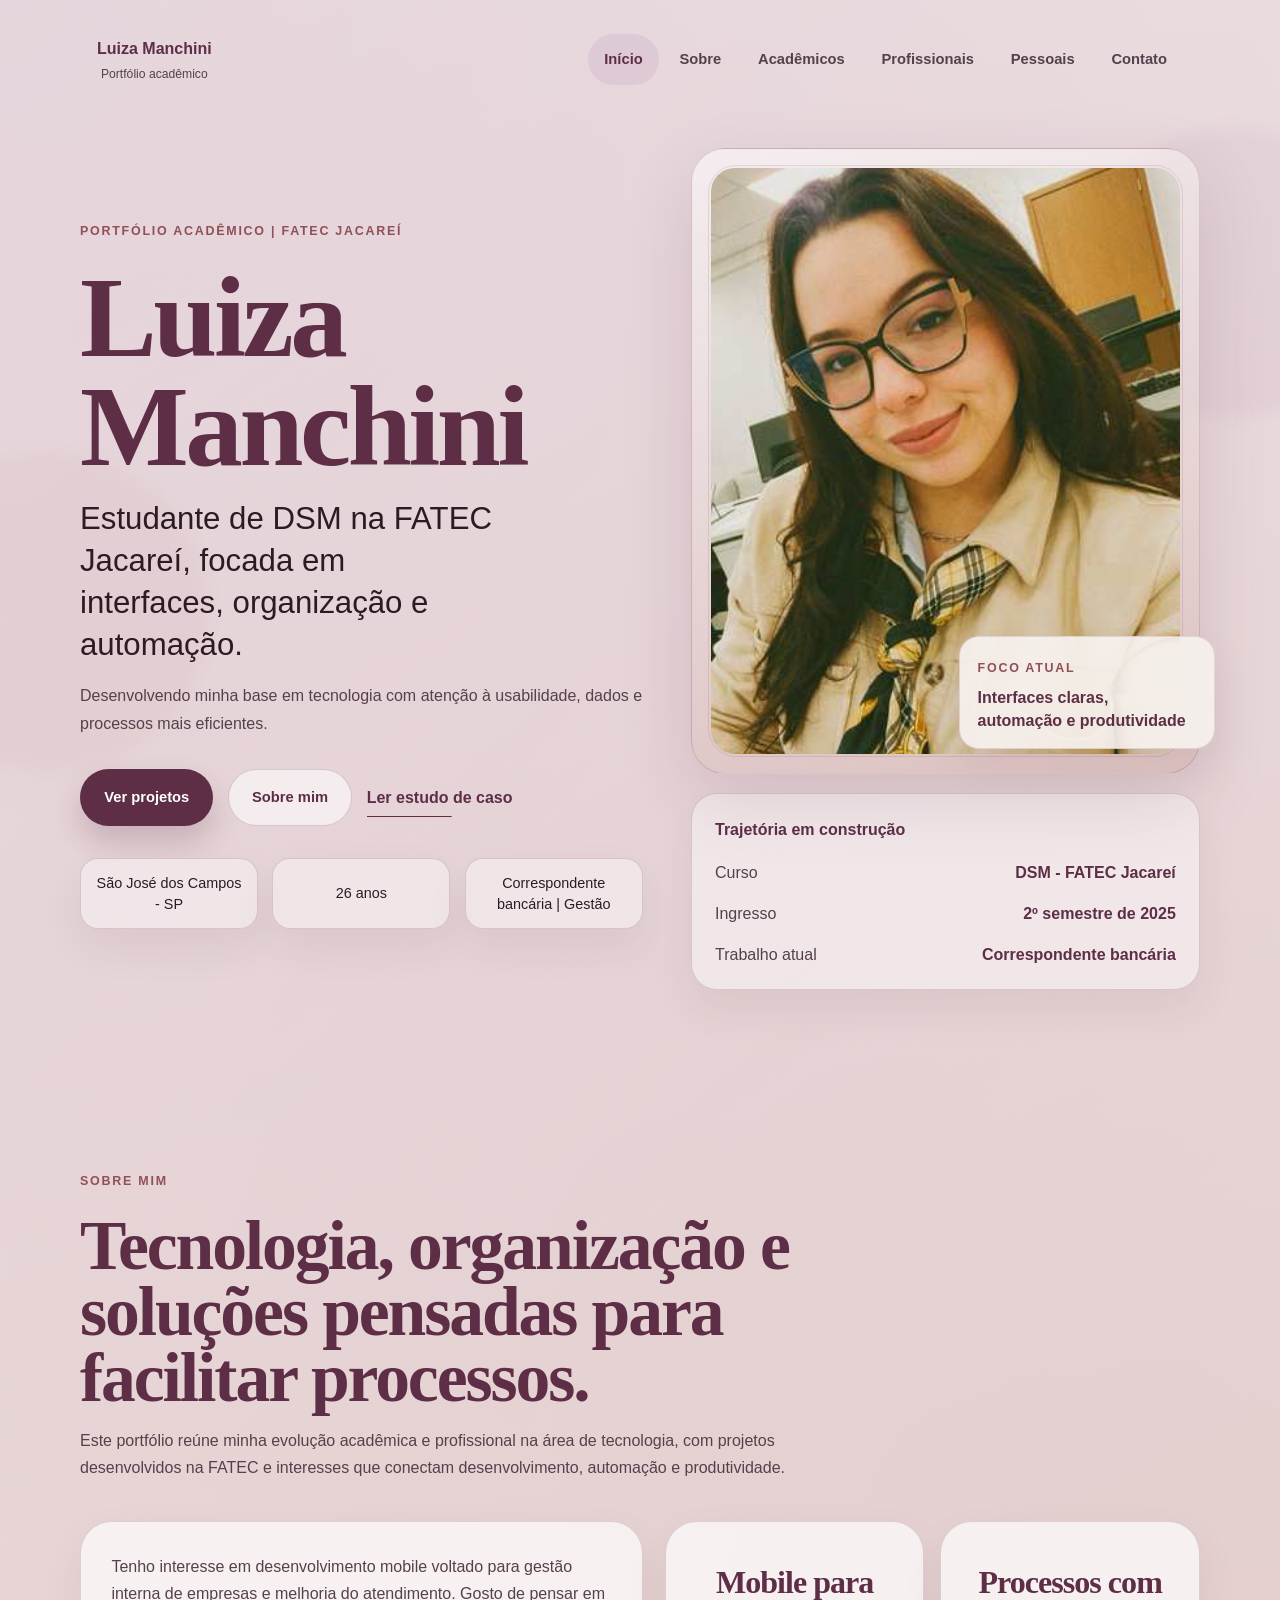
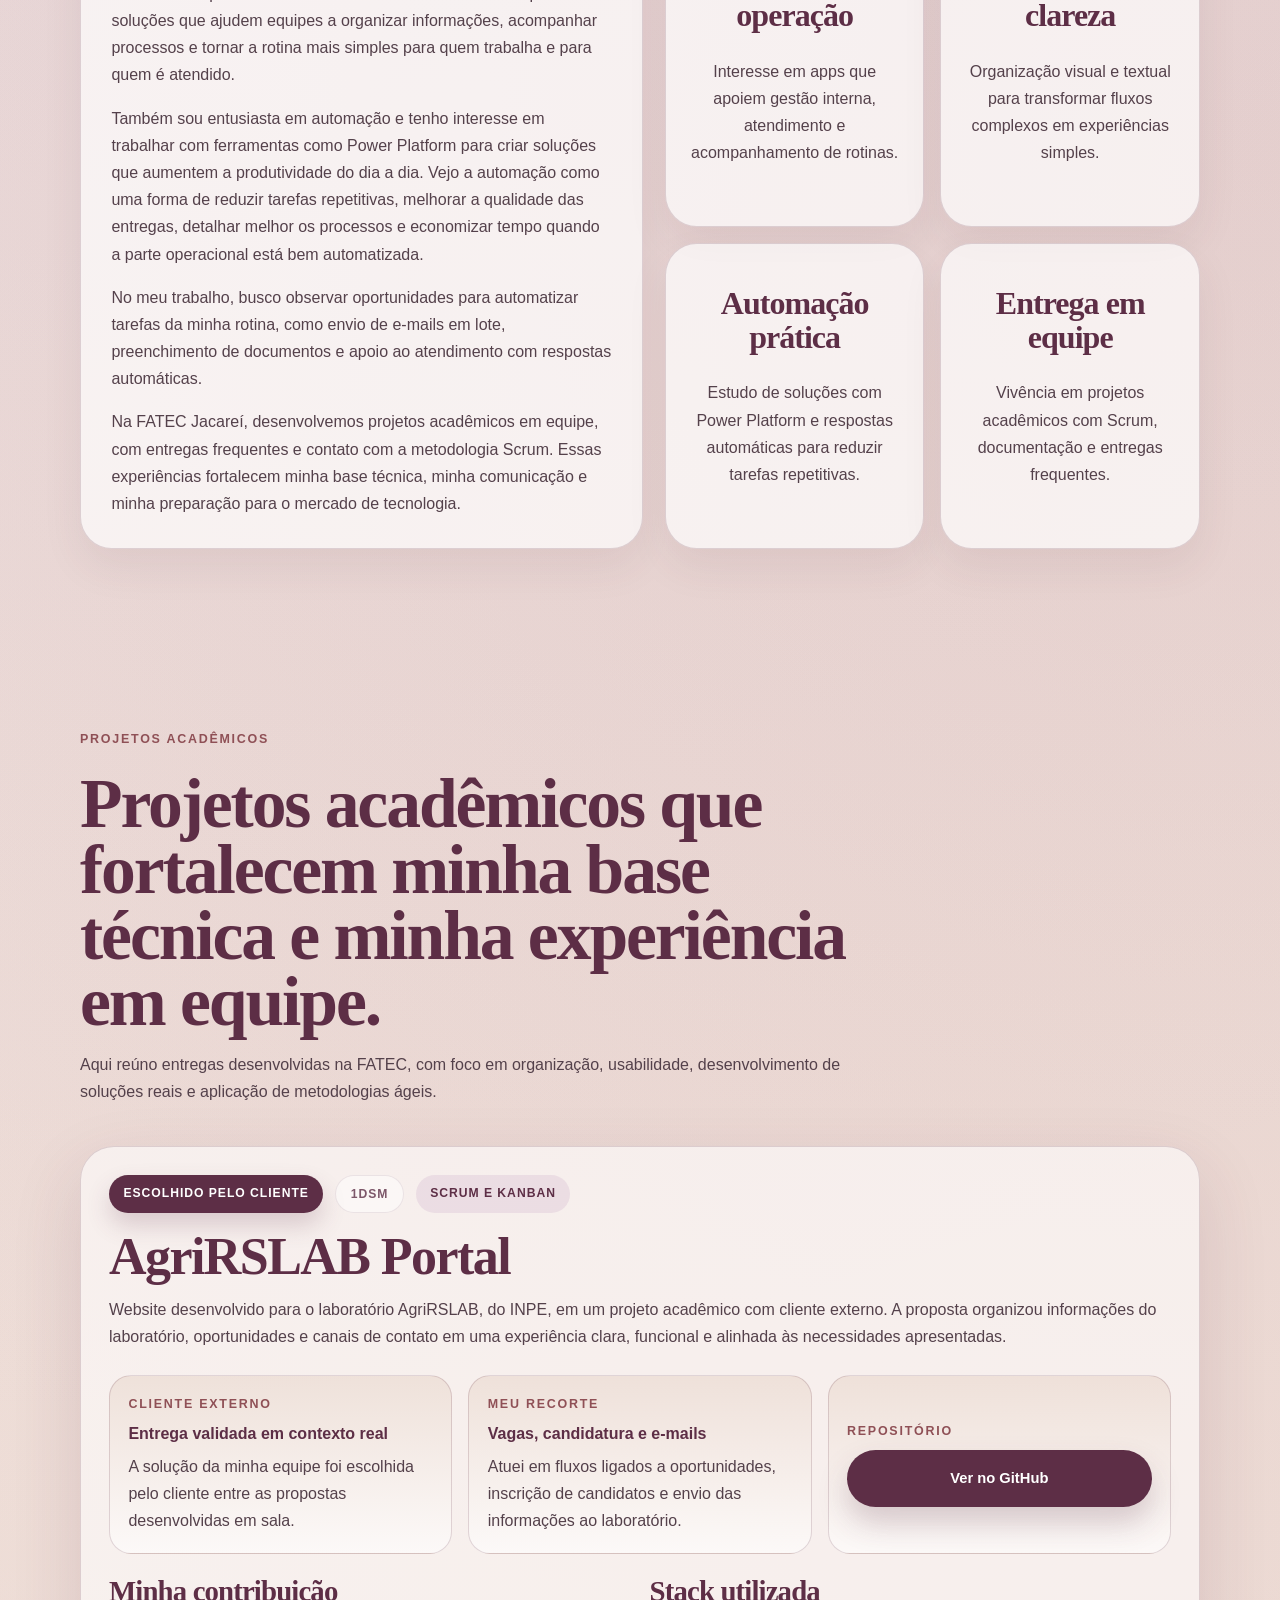
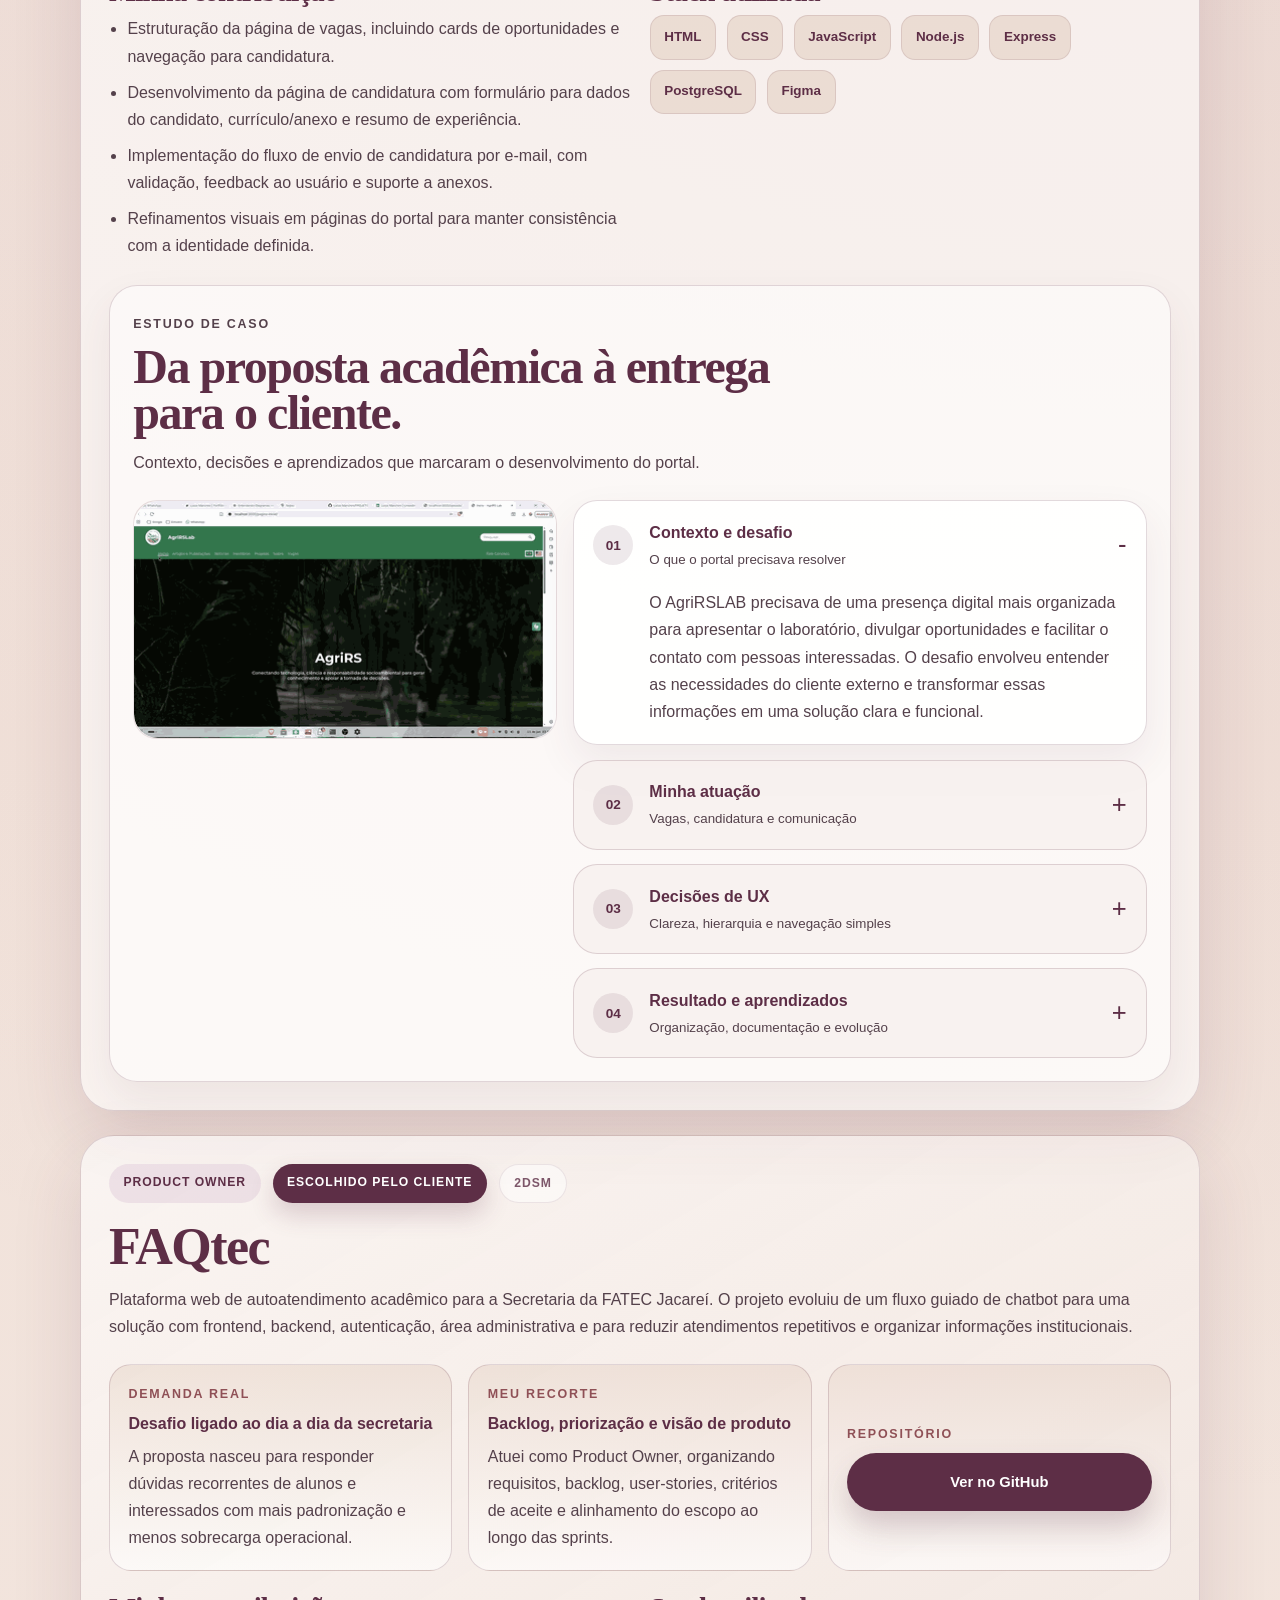
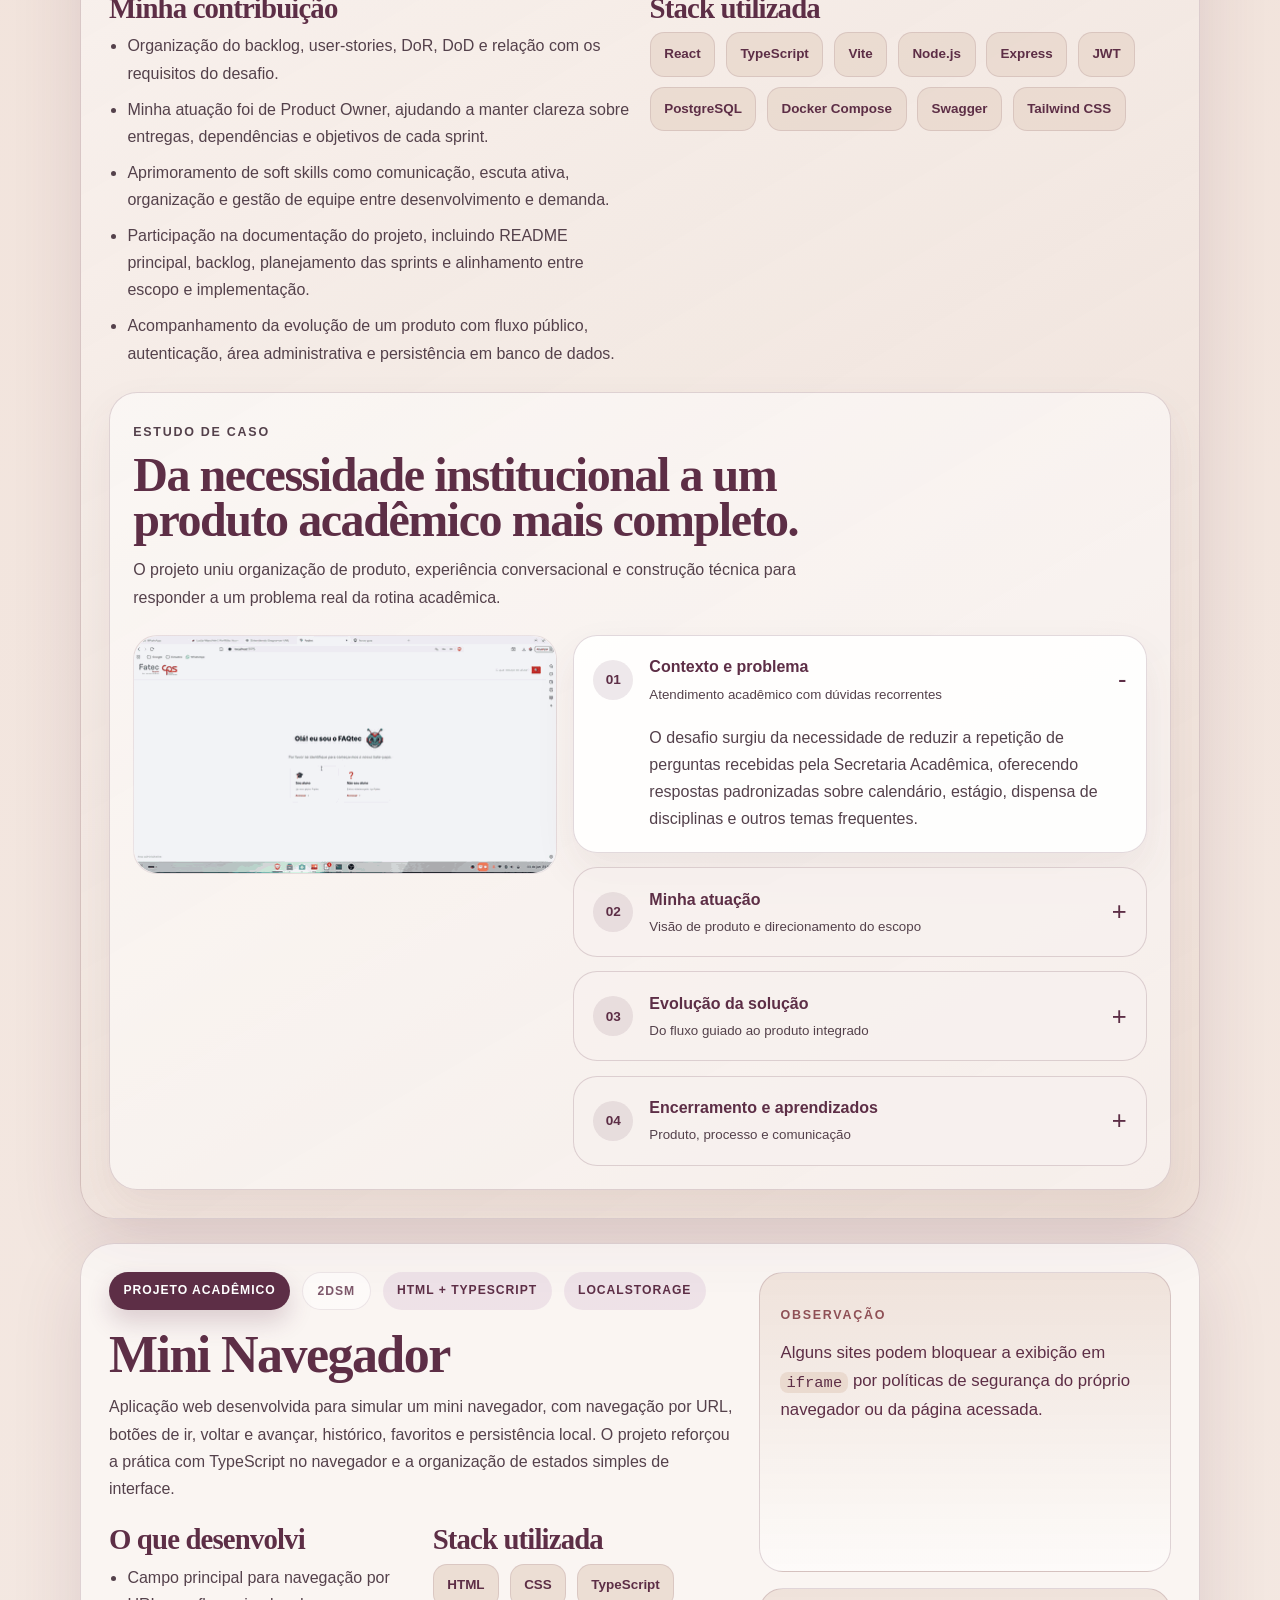
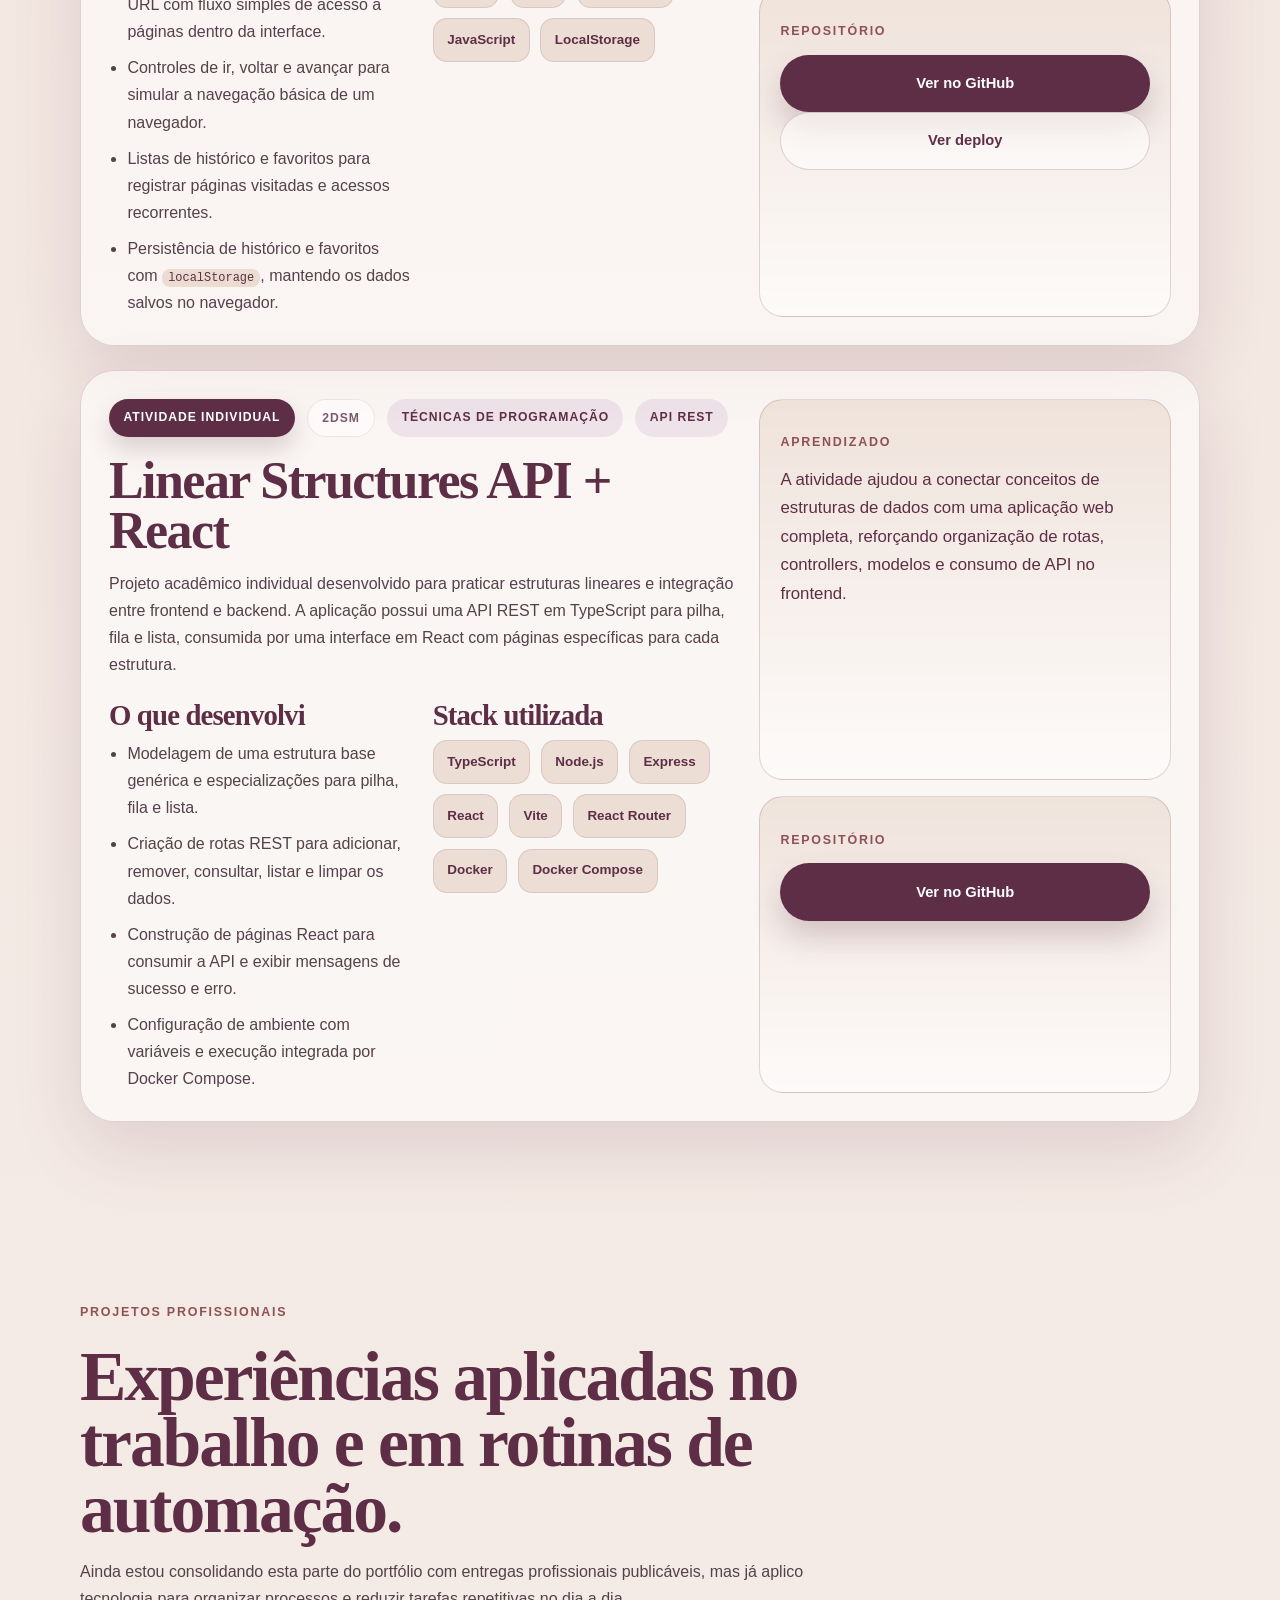
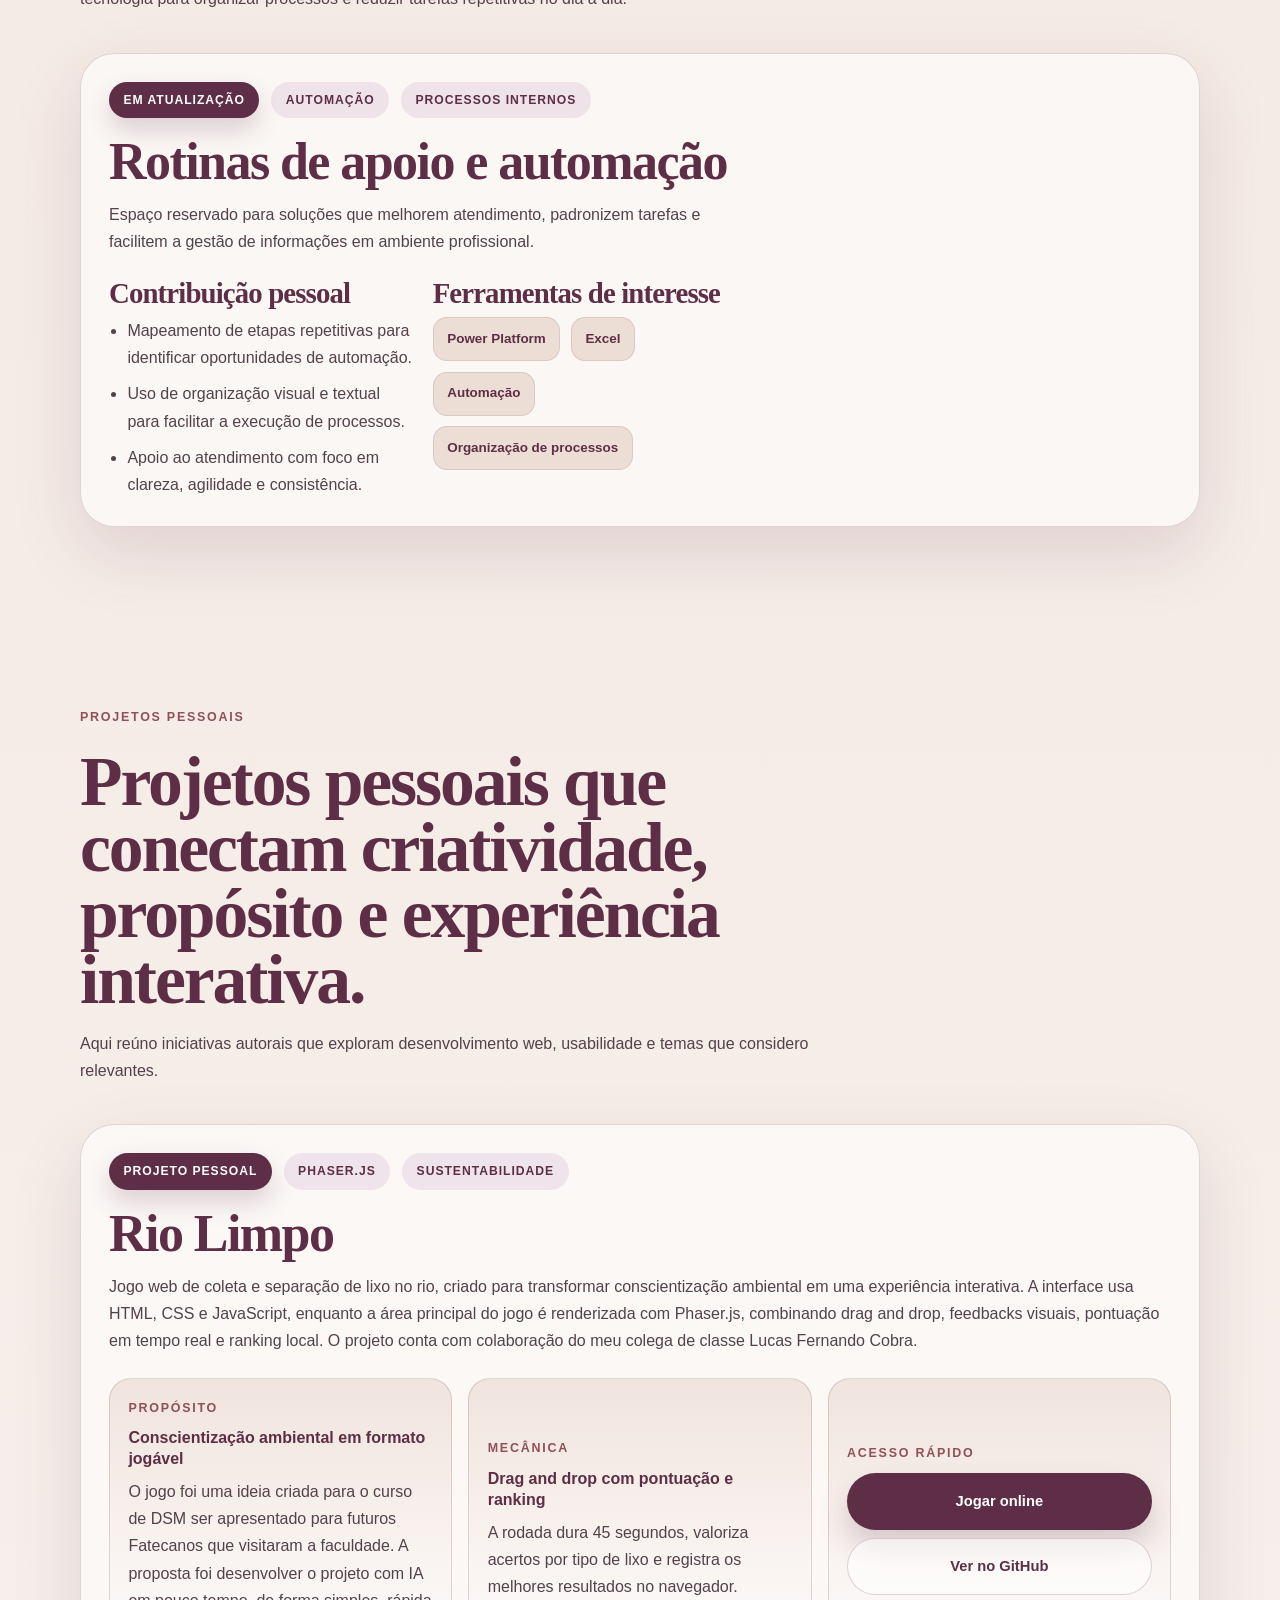
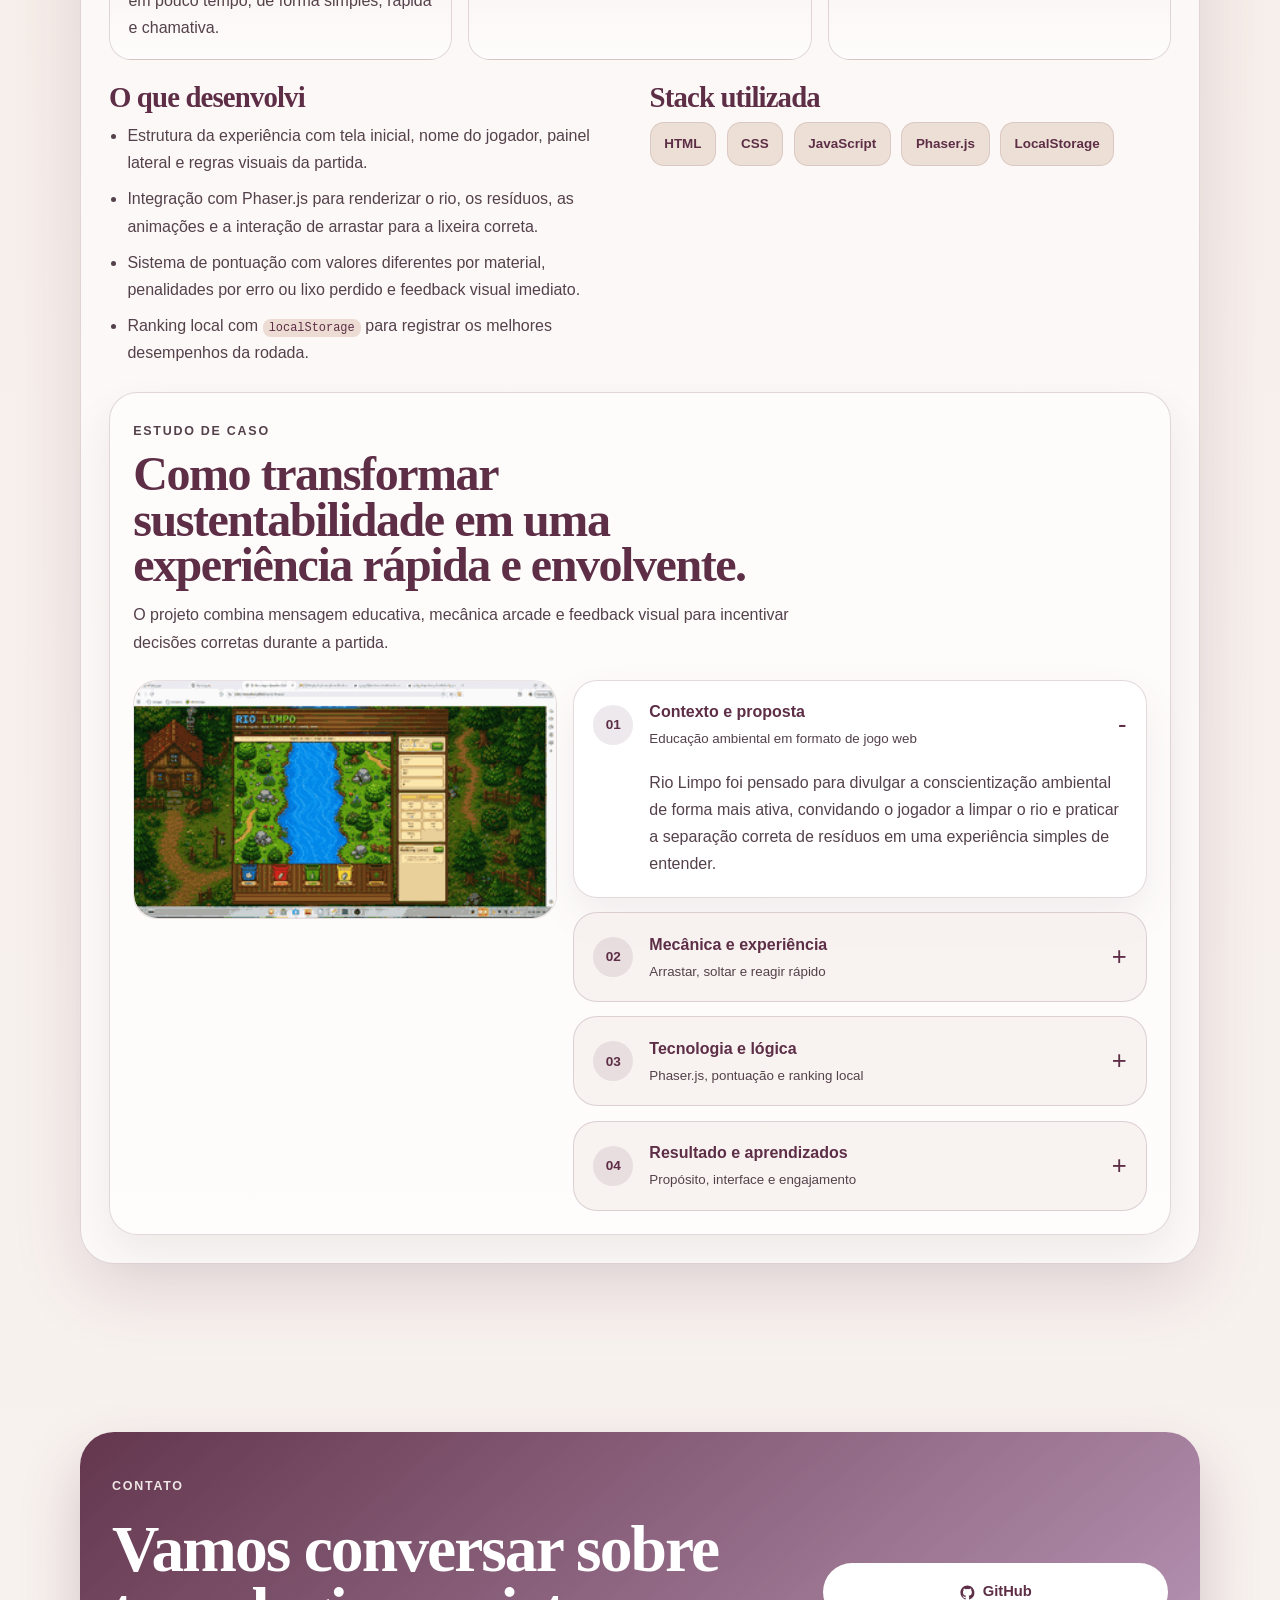
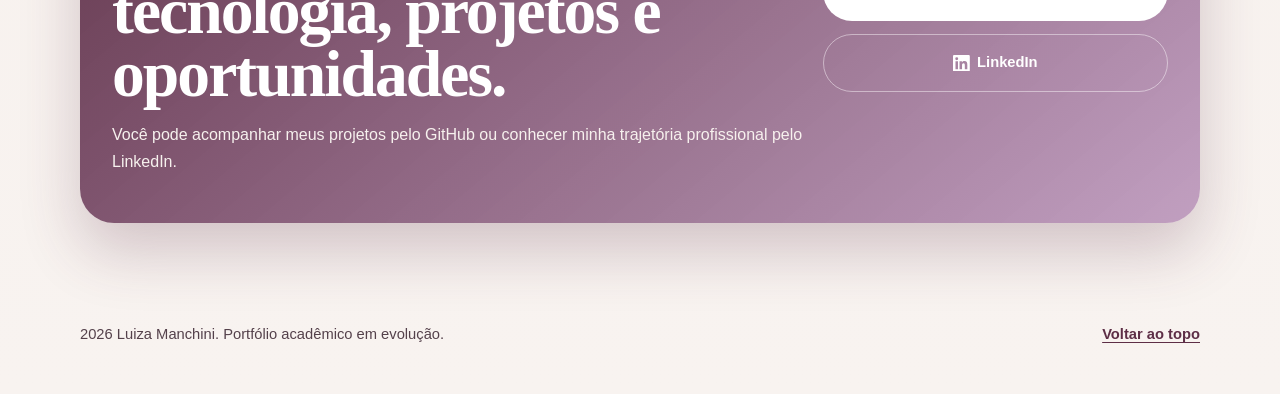
<file: docs/index.html>
<!doctype html>
<html lang="pt-BR">
<head>
  <meta charset="UTF-8">
  <meta name="viewport" content="width=device-width, initial-scale=1.0">
  <meta name="description" content="Portfólio acadêmico de Luiza Manchini, estudante de Desenvolvimento de Software Multiplataforma na FATEC Jacareí, com foco em interfaces claras, automação e produtividade.">
  <meta name="robots" content="index,follow">
  <meta property="og:locale" content="pt_BR">
  <meta property="og:type" content="website">
  <meta property="og:url" content="https://fatec-jacarei-dsm-portfolio.github.io/ra2581392523030/">
  <meta property="og:title" content="Luiza Manchini | Portfólio Acadêmico">
  <meta property="og:description" content="Projetos acadêmicos, processo criativo e evolução de Luiza Manchini em Desenvolvimento de Software Multiplataforma.">
  <meta property="og:image" content="assets/images/perfil.jpeg">
  <meta name="twitter:card" content="summary_large_image">
  <meta name="twitter:title" content="Luiza Manchini | Portfólio Acadêmico">
  <meta name="twitter:description" content="Projetos acadêmicos, processo criativo e evolução de Luiza Manchini em Desenvolvimento de Software Multiplataforma.">
  <meta name="twitter:image" content="assets/images/perfil.jpeg">
  <meta name="theme-color" content="#e8d6cb">
  <title>Luiza Manchini | Portfólio Acadêmico</title>
  <link rel="canonical" href="https://fatec-jacarei-dsm-portfolio.github.io/ra2581392523030/">
  <link rel="icon" type="image/svg+xml" href="assets/icons/favicon.svg">
  <link rel="stylesheet" href="css/style.css">
  <script>document.documentElement.classList.add('js-ready');</script>
  <script src="js/script.js" defer></script>
</head>
<body>
  <a class="skip-link" href="#conteudo">Ir para o conteúdo principal</a>

  <header class="site-header">
    <div class="container header-inner">
      <div class="header-bar">
        <a class="brand" href="#inicio" aria-label="Ir para o início">
          <span class="brand-copy">
            <strong>Luiza Manchini</strong>
            <span>Portfólio acadêmico</span>
          </span>
        </a>

        <button class="menu-toggle" type="button" aria-expanded="false" aria-controls="site-navigation">
          <span class="menu-toggle-lines" aria-hidden="true">
            <span></span>
            <span></span>
            <span></span>
          </span>
          <span class="menu-toggle-label">Menu</span>
        </button>
      </div>

      <nav class="site-nav" id="site-navigation" aria-label="Navegação principal">
        <ul>
          <li><a href="#inicio">Início</a></li>
          <li><a href="#sobre">Sobre</a></li>
          <li><a href="#academicos">Acadêmicos</a></li>
          <li><a href="#profissionais">Profissionais</a></li>
          <li><a href="#pessoais">Pessoais</a></li>
          <li><a href="#contato">Contato</a></li>
        </ul>
      </nav>
    </div>
  </header>

  <main id="conteudo">
    <section class="section hero" id="inicio">
      <div class="container hero-grid">
        <div class="hero-copy" data-reveal>
          <p class="eyebrow">Portfólio acadêmico | FATEC Jacareí</p>
          <h1>Luiza Manchini</h1>
          <p class="hero-lead">Estudante de DSM na FATEC Jacareí, focada em interfaces, organização e automação.</p>
          <p class="hero-text">Desenvolvendo minha base em tecnologia com atenção à usabilidade, dados e processos mais eficientes.</p>

          <div class="hero-actions">
            <a class="button button-primary" href="#academicos">Ver projetos</a>
            <a class="button button-secondary" href="#sobre">Sobre mim</a>
            <a class="text-link" href="#agri-case">Ler estudo de caso</a>
          </div>

          <ul class="hero-points" aria-label="Informações principais">
            <li>São José dos Campos - SP</li>
            <li>26 anos</li>
            <li>Correspondente bancária | Gestão</li>
          </ul>
        </div>

        <div class="hero-visual" data-reveal>
          <div class="portrait-card">
            <span class="portrait-ring" aria-hidden="true"></span>
            <img src="assets/images/perfil.jpeg" alt="Retrato de Luiza Manchini" width="960" height="1280" decoding="async" fetchpriority="high">

            <div class="floating-note">
              <span class="note-label">Foco atual</span>
              <strong>Interfaces claras, automação e produtividade</strong>
            </div>
          </div>

          <div class="hero-mini-card">
            <p class="mini-title">Trajetória em construção</p>
            <ul>
              <li><span>Curso</span><strong>DSM - FATEC Jacareí</strong></li>
              <li><span>Ingresso</span><strong>2º semestre de 2025</strong></li>
              <li><span>Trabalho atual</span><strong>Correspondente bancária</strong></li>
            </ul>
          </div>
        </div>
      </div>
    </section>

    <section class="section about-section" id="sobre">
      <div class="container">
        <div class="section-heading" data-reveal>
          <p class="section-kicker">Sobre mim</p>
          <h2>Tecnologia, organização e soluções pensadas para facilitar processos.</h2>
          <p>Este portfólio reúne minha evolução acadêmica e profissional na área de tecnologia, com projetos desenvolvidos na FATEC e interesses que conectam desenvolvimento, automação e produtividade.</p>
        </div>

        <div class="about-grid">
          <article class="about-card" data-reveal>
            <p>Tenho interesse em desenvolvimento mobile voltado para gestão interna de empresas e melhoria do atendimento. Gosto de pensar em soluções que ajudem equipes a organizar informações, acompanhar processos e tornar a rotina mais simples para quem trabalha e para quem é atendido.</p>
            <p>Também sou entusiasta em automação e tenho interesse em trabalhar com ferramentas como Power Platform para criar soluções que aumentem a produtividade do dia a dia. Vejo a automação como uma forma de reduzir tarefas repetitivas, melhorar a qualidade das entregas, detalhar melhor os processos e economizar tempo quando a parte operacional está bem automatizada.</p>
            <p>No meu trabalho, busco observar oportunidades para automatizar tarefas da minha rotina, como envio de e-mails em lote, preenchimento de documentos e apoio ao atendimento com respostas automáticas.</p>
            <p>Na FATEC Jacareí, desenvolvemos projetos acadêmicos em equipe, com entregas frequentes e contato com a metodologia Scrum. Essas experiências fortalecem minha base técnica, minha comunicação e minha preparação para o mercado de tecnologia.</p>
          </article>

          <div class="principles-grid" data-reveal>
            <article class="principle-card">
              <h3>Mobile para operação</h3>
              <p>Interesse em apps que apoiem gestão interna, atendimento e acompanhamento de rotinas.</p>
            </article>

            <article class="principle-card">
              <h3>Processos com clareza</h3>
              <p>Organização visual e textual para transformar fluxos complexos em experiências simples.</p>
            </article>

            <article class="principle-card">
              <h3>Automação prática</h3>
              <p>Estudo de soluções com Power Platform e respostas automáticas para reduzir tarefas repetitivas.</p>
            </article>

            <article class="principle-card">
              <h3>Entrega em equipe</h3>
              <p>Vivência em projetos acadêmicos com Scrum, documentação e entregas frequentes.</p>
            </article>
          </div>
        </div>
      </div>
    </section>

    <section class="section projects-section" id="academicos">
      <div class="container">
        <div class="section-heading" data-reveal>
          <p class="section-kicker">Projetos acadêmicos</p>
          <h2>Projetos acadêmicos que fortalecem minha base técnica e minha experiência em equipe.</h2>
          <p>Aqui reúno entregas desenvolvidas na FATEC, com foco em organização, usabilidade, desenvolvimento de soluções reais e aplicação de metodologias ágeis.</p>
        </div>

        <article class="project-feature project-feature-wide" data-reveal id="agri-case">
          <div class="project-main">
            <div class="project-badges">
              <span class="badge badge-highlight">Escolhido pelo cliente</span>
              <span class="badge badge-semester">1DSM</span>
              <span class="badge">Scrum e Kanban</span>
            </div>

            <h3>AgriRSLAB Portal</h3>
            <p class="project-summary">Website desenvolvido para o laboratório AgriRSLAB, do INPE, em um projeto acadêmico com cliente externo. A proposta organizou informações do laboratório, oportunidades e canais de contato em uma experiência clara, funcional e alinhada às necessidades apresentadas.</p>

            <div class="project-insights" aria-label="Destaques do projeto AgriRSLAB">
              <article class="project-mini-panel">
                <span class="side-eyebrow">Cliente externo</span>
                <strong>Entrega validada em contexto real</strong>
                <p>A solução da minha equipe foi escolhida pelo cliente entre as propostas desenvolvidas em sala.</p>
              </article>

              <article class="project-mini-panel">
                <span class="side-eyebrow">Meu recorte</span>
                <strong>Vagas, candidatura e e-mails</strong>
                <p>Atuei em fluxos ligados a oportunidades, inscrição de candidatos e envio das informações ao laboratório.</p>
              </article>

              <article class="project-mini-panel">
                <span class="side-eyebrow">Repositório</span>
                <a class="button button-primary button-block" href="https://github.com/404NotFound-ABP/AgriRSLAB_Portal" target="_blank" rel="noopener noreferrer">Ver no GitHub</a>
              </article>
            </div>

            <div class="project-split">
              <div>
                <h4>Minha contribuição</h4>
                <ul class="detail-list">
                  <li>Estruturação da página de vagas, incluindo cards de oportunidades e navegação para candidatura.</li>
                  <li>Desenvolvimento da página de candidatura com formulário para dados do candidato, currículo/anexo e resumo de experiência.</li>
                  <li>Implementação do fluxo de envio de candidatura por e-mail, com validação, feedback ao usuário e suporte a anexos.</li>
                  <li>Refinamentos visuais em páginas do portal para manter consistência com a identidade definida.</li>
                </ul>
              </div>

              <div>
                <h4>Stack utilizada</h4>
                <div class="tag-list" aria-label="Tecnologias utilizadas">
                  <span class="tag">HTML</span>
                  <span class="tag">CSS</span>
                  <span class="tag">JavaScript</span>
                  <span class="tag">Node.js</span>
                  <span class="tag">Express</span>
                  <span class="tag">PostgreSQL</span>
                  <span class="tag">Figma</span>
                </div>
              </div>
            </div>

            <section class="case-study-shell" aria-labelledby="case-study-title">
              <div class="case-study-intro">
                <p class="section-kicker">Estudo de caso</p>
                <h4 id="case-study-title">Da proposta acadêmica à entrega para o cliente.</h4>
                <p>Contexto, decisões e aprendizados que marcaram o desenvolvimento do portal.</p>
              </div>

              <div class="case-study-content">
                <div class="project-demo-card">
                  <img src="assets/images/agrislab.gif" alt="Demonstração visual do protótipo do projeto AgriRSLAB" loading="lazy" decoding="async">
                </div>

                <div class="case-study-list" aria-label="Etapas do estudo de caso">
                  <details class="case-item" open>
                    <summary>
                      <span class="case-item-index">01</span>
                      <span>
                        <strong>Contexto e desafio</strong>
                        <small>O que o portal precisava resolver</small>
                      </span>
                    </summary>
                    <p>O AgriRSLAB precisava de uma presença digital mais organizada para apresentar o laboratório, divulgar oportunidades e facilitar o contato com pessoas interessadas. O desafio envolveu entender as necessidades do cliente externo e transformar essas informações em uma solução clara e funcional.</p>
                  </details>

                  <details class="case-item">
                    <summary>
                      <span class="case-item-index">02</span>
                      <span>
                        <strong>Minha atuação</strong>
                        <small>Vagas, candidatura e comunicação</small>
                      </span>
                    </summary>
                    <p>Atuei principalmente no fluxo de vagas e candidatura, estruturando a visualização das oportunidades, a tela de inscrição e o envio das informações por e-mail, incluindo validação de campos, retorno para o usuário e suporte a currículo anexado.</p>
                  </details>

                  <details class="case-item">
                    <summary>
                      <span class="case-item-index">03</span>
                      <span>
                        <strong>Decisões de UX</strong>
                        <small>Clareza, hierarquia e navegação simples</small>
                      </span>
                    </summary>
                    <p>As escolhas priorizaram leitura fluida, hierarquia visual clara e caminhos objetivos para que visitantes entendessem rapidamente o laboratório, encontrassem informações importantes e acessassem oportunidades com facilidade.</p>
                  </details>

                  <details class="case-item">
                    <summary>
                      <span class="case-item-index">04</span>
                      <span>
                        <strong>Resultado e aprendizados</strong>
                        <small>Organização, documentação e evolução</small>
                      </span>
                    </summary>
                    <p>Ter a solução escolhida pelo cliente reforçou a importância de alinhar design, funcionalidade e organização em equipe. O uso de Scrum, Kanban, Trello e UML também ajudou a visualizar fluxos, dividir responsabilidades e evoluir a entrega com mais segurança.</p>
                  </details>
                </div>
              </div>
            </section>
          </div>
        </article>

        <article class="project-feature project-feature-wide project-feature-secondary" data-reveal id="faqtec-case">
          <div class="project-main">
            <div class="project-badges">
              <span class="badge">Product Owner</span>
              <span class="badge badge-highlight">Escolhido pelo cliente</span>
              <span class="badge badge-semester">2DSM</span>
            </div>

            <h3>FAQtec</h3>
            <p class="project-summary">Plataforma web de autoatendimento acadêmico para a Secretaria da FATEC Jacareí. O projeto evoluiu de um fluxo guiado de chatbot para uma solução com frontend, backend, autenticação, área administrativa e para reduzir atendimentos repetitivos e organizar informações institucionais.</p>

            <div class="project-insights" aria-label="Destaques do projeto FAQtec">
              <article class="project-mini-panel">
                <span class="side-eyebrow">Demanda real</span>
                <strong>Desafio ligado ao dia a dia da secretaria</strong>
                <p>A proposta nasceu para responder dúvidas recorrentes de alunos e interessados com mais padronização e menos sobrecarga operacional.</p>
              </article>

              <article class="project-mini-panel">
                <span class="side-eyebrow">Meu recorte</span>
                <strong>Backlog, priorização e visão de produto</strong>
                <p>Atuei como Product Owner, organizando requisitos, backlog, user-stories, critérios de aceite e alinhamento do escopo ao longo das sprints.</p>
              </article>

              <article class="project-mini-panel">
                <span class="side-eyebrow">Repositório</span>
                <a class="button button-primary button-block" href="https://github.com/404NotFound-ABP/Autoatendimento_Academico" target="_blank" rel="noopener noreferrer">Ver no GitHub</a>
              </article>
            </div>

            <div class="project-split">
              <div>
                <h4>Minha contribuição</h4>
                <ul class="detail-list">
                  <li>Organização do backlog, user-stories, DoR, DoD e relação com os requisitos do desafio.</li>
                  <li>Minha atuação foi de Product Owner, ajudando a manter clareza sobre entregas, dependências e objetivos de cada sprint.</li>
                  <li>Aprimoramento de soft skills como comunicação, escuta ativa, organização e gestão de equipe entre desenvolvimento e demanda.</li>
                  <li>Participação na documentação do projeto, incluindo README principal, backlog, planejamento das sprints e alinhamento entre escopo e implementação.</li>
                  <li>Acompanhamento da evolução de um produto com fluxo público, autenticação, área administrativa e persistência em banco de dados.</li>
                </ul>
              </div>

              <div>
                <h4>Stack utilizada</h4>
                <div class="tag-list" aria-label="Tecnologias utilizadas no FAQtec">
                  <span class="tag">React</span>
                  <span class="tag">TypeScript</span>
                  <span class="tag">Vite</span>
                  <span class="tag">Node.js</span>
                  <span class="tag">Express</span>
                  <span class="tag">JWT</span>
                  <span class="tag">PostgreSQL</span>
                  <span class="tag">Docker Compose</span>
                  <span class="tag">Swagger</span>
                  <span class="tag">Tailwind CSS</span>
                </div>
              </div>
            </div>

            <section class="case-study-shell" aria-labelledby="faqtec-case-title">
              <div class="case-study-intro">
                <p class="section-kicker">Estudo de caso</p>
                <h4 id="faqtec-case-title">Da necessidade institucional a um produto acadêmico mais completo.</h4>
                <p>O projeto uniu organização de produto, experiência conversacional e construção técnica para responder a um problema real da rotina acadêmica.</p>
              </div>

              <div class="case-study-content">
                <div class="project-demo-card" aria-label="Demonstração visual do FAQtec">
                  <img src="assets/images/giffaqtec.gif" alt="Demonstração visual do projeto FAQtec" loading="lazy" decoding="async">
                </div>

                <div class="case-study-list" aria-label="Etapas do estudo de caso do FAQtec">
                  <details class="case-item" open>
                    <summary>
                      <span class="case-item-index">01</span>
                      <span>
                        <strong>Contexto e problema</strong>
                        <small>Atendimento acadêmico com dúvidas recorrentes</small>
                      </span>
                    </summary>
                    <p>O desafio surgiu da necessidade de reduzir a repetição de perguntas recebidas pela Secretaria Acadêmica, oferecendo respostas padronizadas sobre calendário, estágio, dispensa de disciplinas e outros temas frequentes.</p>
                  </details>

                  <details class="case-item">
                    <summary>
                      <span class="case-item-index">02</span>
                      <span>
                        <strong>Minha atuação</strong>
                        <small>Visão de produto e direcionamento do escopo</small>
                      </span>
                    </summary>
                    <p>Como Product Owner, estruturei a documentação apoiando a equipe na tradução do desafio em entregas objetivas ao longo das sprints.</p>
                  </details>

                  <details class="case-item">
                    <summary>
                      <span class="case-item-index">03</span>
                      <span>
                        <strong>Evolução da solução</strong>
                        <small>Do fluxo guiado ao produto integrado</small>
                      </span>
                    </summary>
                    <p>O projeto avançou para uma arquitetura com frontend em React, backend em Node.js com TypeScript, autenticação, banco PostgreSQL e rotas administrativas para ampliar o valor da solução além do chatbot inicial.</p>
                  </details>

                  <details class="case-item">
                    <summary>
                      <span class="case-item-index">04</span>
                      <span>
                        <strong>Encerramento e aprendizados</strong>
                        <small>Produto, processo e comunicação</small>
                      </span>
                    </summary>
                    <p>Encerrar o FAQtec reforçou minha experiência com organização de produto, documentação, priorização e comunicação entre áreas, mostrando como decisões bem estruturadas ajudam a dar forma a uma entrega técnica mais consistente.</p>
                  </details>
                </div>
              </div>
            </section>
          </div>
        </article>

        <article class="project-feature" data-reveal>
          <div class="project-main">
            <div class="project-badges">
              <span class="badge badge-highlight">Projeto acadêmico</span>
              <span class="badge badge-semester">2DSM</span>
              <span class="badge">HTML + TypeScript</span>
              <span class="badge">LocalStorage</span>
            </div>

            <h3>Mini Navegador</h3>
            <p class="project-summary">Aplicação web desenvolvida para simular um mini navegador, com navegação por URL, botões de ir, voltar e avançar, histórico, favoritos e persistência local. O projeto reforçou a prática com TypeScript no navegador e a organização de estados simples de interface.</p>

            <div class="project-split">
              <div>
                <h4>O que desenvolvi</h4>
                <ul class="detail-list">
                  <li>Campo principal para navegação por URL com fluxo simples de acesso a páginas dentro da interface.</li>
                  <li>Controles de ir, voltar e avançar para simular a navegação básica de um navegador.</li>
                  <li>Listas de histórico e favoritos para registrar páginas visitadas e acessos recorrentes.</li>
                  <li>Persistência de histórico e favoritos com <code>localStorage</code>, mantendo os dados salvos no navegador.</li>
                </ul>
              </div>

              <div>
                <h4>Stack utilizada</h4>
                <div class="tag-list" aria-label="Tecnologias utilizadas no Mini Navegador">
                  <span class="tag">HTML</span>
                  <span class="tag">CSS</span>
                  <span class="tag">TypeScript</span>
                  <span class="tag">JavaScript</span>
                  <span class="tag">LocalStorage</span>
                </div>
              </div>
            </div>
          </div>

          <aside class="project-side">
            <div class="project-side-card">
              <p class="side-eyebrow">Observação</p>
              <p class="side-highlight">Alguns sites podem bloquear a exibição em <code>iframe</code> por políticas de segurança do próprio navegador ou da página acessada.</p>
            </div>

            <div class="project-side-card">
              <p class="side-eyebrow">Repositório</p>
              <a class="button button-primary button-block" href="https://github.com/Luiza-Manchini/PROJETO-MINI-NAVEGADOR" target="_blank" rel="noopener noreferrer">Ver no GitHub</a>
                <a class="button button-secondary button-block" href="https://luiza-manchini.github.io/PROJETO-MINI-NAVEGADOR/" target="_blank" rel="noopener noreferrer">Ver deploy</a>
              </div>
          </aside>
        </article>

        <article class="project-feature" data-reveal>
          <div class="project-main">
            <div class="project-badges">
              <span class="badge badge-highlight">Atividade individual</span>
              <span class="badge badge-semester">2DSM</span>
              <span class="badge">Técnicas de Programação</span>
              <span class="badge">API REST</span>
            </div>

            <h3>Linear Structures API + React</h3>
            <p class="project-summary">Projeto acadêmico individual desenvolvido para praticar estruturas lineares e integração entre frontend e backend. A aplicação possui uma API REST em TypeScript para pilha, fila e lista, consumida por uma interface em React com páginas específicas para cada estrutura.</p>

            <div class="project-split">
              <div>
                <h4>O que desenvolvi</h4>
                <ul class="detail-list">
                  <li>Modelagem de uma estrutura base genérica e especializações para pilha, fila e lista.</li>
                  <li>Criação de rotas REST para adicionar, remover, consultar, listar e limpar os dados.</li>
                  <li>Construção de páginas React para consumir a API e exibir mensagens de sucesso e erro.</li>
                  <li>Configuração de ambiente com variáveis e execução integrada por Docker Compose.</li>
                </ul>
              </div>

              <div>
                <h4>Stack utilizada</h4>
                <div class="tag-list" aria-label="Tecnologias utilizadas no Linear Structures API + React">
                  <span class="tag">TypeScript</span>
                  <span class="tag">Node.js</span>
                  <span class="tag">Express</span>
                  <span class="tag">React</span>
                  <span class="tag">Vite</span>
                  <span class="tag">React Router</span>
                  <span class="tag">Docker</span>
                  <span class="tag">Docker Compose</span>
                </div>
              </div>
            </div>
          </div>

          <aside class="project-side">
            <div class="project-side-card">
              <p class="side-eyebrow">Aprendizado</p>
              <p class="side-highlight">A atividade ajudou a conectar conceitos de estruturas de dados com uma aplicação web completa, reforçando organização de rotas, controllers, modelos e consumo de API no frontend.</p>
            </div>

            <div class="project-side-card">
              <p class="side-eyebrow">Repositório</p>
              <a class="button button-primary button-block" href="https://github.com/Luiza-Manchini/linear-structures-api-react" target="_blank" rel="noopener noreferrer">Ver no GitHub</a>
            </div>
          </aside>
        </article>
      </div>
    </section>

    <section class="section professional-section" id="profissionais">
      <div class="container">
        <div class="section-heading" data-reveal>
          <p class="section-kicker">Projetos profissionais</p>
          <h2>Experiências aplicadas no trabalho e em rotinas de automação.</h2>
          <p>Ainda estou consolidando esta parte do portfólio com entregas profissionais publicáveis, mas já aplico tecnologia para organizar processos e reduzir tarefas repetitivas no dia a dia.</p>
        </div>

        <article class="project-feature" data-reveal>
          <div class="project-main">
            <div class="project-badges">
              <span class="badge badge-highlight">Em atualização</span>
              <span class="badge">Automação</span>
              <span class="badge">Processos internos</span>
            </div>

            <h3>Rotinas de apoio e automação</h3>
            <p class="project-summary">Espaço reservado para soluções que melhorem atendimento, padronizem tarefas e facilitem a gestão de informações em ambiente profissional.</p>

            <div class="project-split">
              <div>
                <h4>Contribuição pessoal</h4>
                <ul class="detail-list">
                  <li>Mapeamento de etapas repetitivas para identificar oportunidades de automação.</li>
                  <li>Uso de organização visual e textual para facilitar a execução de processos.</li>
                  <li>Apoio ao atendimento com foco em clareza, agilidade e consistência.</li>
                </ul>
              </div>

              <div>
                <h4>Ferramentas de interesse</h4>
                <div class="tag-list" aria-label="Ferramentas de interesse profissional">
                  <span class="tag">Power Platform</span>
                  <span class="tag">Excel</span>
                  <span class="tag">Automação</span>
                  <span class="tag">Organização de processos</span>
                </div>
              </div>
            </div>
          </div>
        </article>
      </div>
    </section>

    <section class="section personal-section" id="pessoais">
      <div class="container">
        <div class="section-heading" data-reveal>
          <p class="section-kicker">Projetos pessoais</p>
          <h2>Projetos pessoais que conectam criatividade, propósito e experiência interativa.</h2>
          <p>Aqui reúno iniciativas autorais que exploram desenvolvimento web, usabilidade e temas que considero relevantes.</p>
        </div>

        <article class="project-feature project-feature-wide" data-reveal id="rio-limpo-case">
          <div class="project-main">
            <div class="project-badges">
              <span class="badge badge-highlight">Projeto pessoal</span>
              <span class="badge">Phaser.js</span>
              <span class="badge">Sustentabilidade</span>
            </div>

            <h3>Rio Limpo</h3>
            <p class="project-summary">Jogo web de coleta e separação de lixo no rio, criado para transformar conscientização ambiental em uma experiência interativa. A interface usa HTML, CSS e JavaScript, enquanto a área principal do jogo é renderizada com Phaser.js, combinando drag and drop, feedbacks visuais, pontuação em tempo real e ranking local. O projeto conta com colaboração do meu colega de classe Lucas Fernando Cobra.</p>

            <div class="project-insights" aria-label="Destaques do projeto Rio Limpo">
              <article class="project-mini-panel">
                <span class="side-eyebrow">Propósito</span>
                <strong>Conscientização ambiental em formato jogável</strong>
                <p>O jogo foi uma ideia criada para o curso de DSM ser apresentado para futuros Fatecanos que visitaram a faculdade. A proposta foi desenvolver o projeto com IA em pouco tempo, de forma simples, rápida e chamativa.</p>
              </article>

              <article class="project-mini-panel">
                <span class="side-eyebrow">Mecânica</span>
                <strong>Drag and drop com pontuação e ranking</strong>
                <p>A rodada dura 45 segundos, valoriza acertos por tipo de lixo e registra os melhores resultados no navegador.</p>
              </article>

              <article class="project-mini-panel">
                <span class="side-eyebrow">Acesso rápido</span>
                <a class="button button-primary button-block" href="https://luiza-manchini.github.io/rio-limpo/" target="_blank" rel="noopener noreferrer">Jogar online</a>
                <a class="button button-secondary button-block" href="https://github.com/Luiza-Manchini/rio-limpo" target="_blank" rel="noopener noreferrer">Ver no GitHub</a>
              </article>
            </div>

            <div class="project-split">
              <div>
                <h4>O que desenvolvi</h4>
                <ul class="detail-list">
                  <li>Estrutura da experiência com tela inicial, nome do jogador, painel lateral e regras visuais da partida.</li>
                  <li>Integração com Phaser.js para renderizar o rio, os resíduos, as animações e a interação de arrastar para a lixeira correta.</li>
                  <li>Sistema de pontuação com valores diferentes por material, penalidades por erro ou lixo perdido e feedback visual imediato.</li>
                  <li>Ranking local com <code>localStorage</code> para registrar os melhores desempenhos da rodada.</li>
                </ul>
              </div>

              <div>
                <h4>Stack utilizada</h4>
                <div class="tag-list" aria-label="Tecnologias utilizadas no Rio Limpo">
                  <span class="tag">HTML</span>
                  <span class="tag">CSS</span>
                  <span class="tag">JavaScript</span>
                  <span class="tag">Phaser.js</span>
                  <span class="tag">LocalStorage</span>
                </div>
              </div>
            </div>

            <section class="case-study-shell" aria-labelledby="rio-limpo-case-title">
              <div class="case-study-intro">
                <p class="section-kicker">Estudo de caso</p>
                <h4 id="rio-limpo-case-title">Como transformar sustentabilidade em uma experiência rápida e envolvente.</h4>
                <p>O projeto combina mensagem educativa, mecânica arcade e feedback visual para incentivar decisões corretas durante a partida.</p>
              </div>

              <div class="case-study-content">
                <div class="project-demo-card">
                  <img src="assets/images/riolimpogif.gif" alt="Demonstração do jogo Rio Limpo" loading="lazy" decoding="async">
                </div>

                <div class="case-study-list" aria-label="Etapas do estudo de caso do Rio Limpo">
                  <details class="case-item" open>
                    <summary>
                      <span class="case-item-index">01</span>
                      <span>
                        <strong>Contexto e proposta</strong>
                        <small>Educação ambiental em formato de jogo web</small>
                      </span>
                    </summary>
                    <p>Rio Limpo foi pensado para divulgar a conscientização ambiental de forma mais ativa, convidando o jogador a limpar o rio e praticar a separação correta de resíduos em uma experiência simples de entender.</p>
                  </details>

                  <details class="case-item">
                    <summary>
                      <span class="case-item-index">02</span>
                      <span>
                        <strong>Mecânica e experiência</strong>
                        <small>Arrastar, soltar e reagir rápido</small>
                      </span>
                    </summary>
                    <p>A dinâmica principal usa drag and drop, exigindo que o jogador identifique o tipo de lixo e o direcione para a lixeira correta antes que o tempo acabe ou o objeto seja levado pela correnteza.</p>
                  </details>

                  <details class="case-item">
                    <summary>
                      <span class="case-item-index">03</span>
                      <span>
                        <strong>Tecnologia e lógica</strong>
                        <small>Phaser.js, pontuação e ranking local</small>
                      </span>
                    </summary>
                    <p>O uso de Phaser.js permitiu controlar cenário, objetos, animações e feedbacks visuais, enquanto a lógica de pontuação e o ranking em <code>localStorage</code> reforçaram a sensação de progresso e repetição da partida.</p>
                  </details>

                  <details class="case-item">
                    <summary>
                      <span class="case-item-index">04</span>
                      <span>
                        <strong>Resultado e aprendizados</strong>
                        <small>Propósito, interface e engajamento</small>
                      </span>
                    </summary>
                    <p>O projeto mostrou como uma mensagem educativa pode ganhar mais força quando aparece em formato interativo, com regras claras, retorno imediato e uma apresentação visual capaz de tornar o tema mais acessível e memorável.</p>
                  </details>
                </div>
              </div>
            </section>
          </div>
        </article>
      </div>
    </section>

    <section class="section contact-section" id="contato">
      <div class="container contact-shell" data-reveal>
        <div class="contact-copy">
          <p class="section-kicker">Contato</p>
          <h2>Vamos conversar sobre tecnologia, projetos e oportunidades.</h2>
          <p>Você pode acompanhar meus projetos pelo GitHub ou conhecer minha trajetória profissional pelo LinkedIn.</p>
        </div>

        <div class="contact-actions">
          <a class="button button-primary button-block" href="https://github.com/Luiza-Manchini" target="_blank" rel="noopener noreferrer">
            <svg class="button-icon" viewBox="0 0 24 24" aria-hidden="true"><path d="M12 2C6.48 2 2 6.58 2 12.26c0 4.54 2.87 8.39 6.84 9.75.5.09.68-.22.68-.49 0-.24-.01-.88-.01-1.73-2.78.62-3.37-1.37-3.37-1.37-.45-1.18-1.11-1.49-1.11-1.49-.91-.64.07-.63.07-.63 1 .07 1.53 1.06 1.53 1.06.9 1.57 2.36 1.12 2.93.86.09-.67.35-1.12.63-1.38-2.22-.26-4.56-1.14-4.56-5.07 0-1.12.39-2.03 1.03-2.75-.1-.26-.45-1.3.1-2.71 0 0 .84-.28 2.75 1.05A9.34 9.34 0 0 1 12 7.02c.85 0 1.7.12 2.5.34 1.9-1.33 2.74-1.05 2.74-1.05.55 1.41.2 2.45.1 2.71.64.72 1.03 1.63 1.03 2.75 0 3.94-2.34 4.8-4.57 5.06.36.32.68.95.68 1.92 0 1.38-.01 2.5-.01 2.84 0 .27.18.59.69.49A10.1 10.1 0 0 0 22 12.26C22 6.58 17.52 2 12 2Z"/></svg>
            GitHub
          </a>
          <a class="button button-secondary button-block" href="https://www.linkedin.com/in/luiza-manchini-b51a7b336/" target="_blank" rel="noopener noreferrer">
            <svg class="button-icon" viewBox="0 0 24 24" aria-hidden="true"><path d="M20.45 20.45h-3.56v-5.58c0-1.33-.03-3.04-1.85-3.04-1.85 0-2.13 1.44-2.13 2.94v5.68H9.35V8.98h3.42v1.57h.05c.48-.9 1.64-1.85 3.37-1.85 3.6 0 4.27 2.37 4.27 5.46v6.29ZM5.33 7.41a2.06 2.06 0 1 1 0-4.12 2.06 2.06 0 0 1 0 4.12Zm1.78 13.04H3.55V8.98h3.56v11.47ZM22.22 0H1.77C.79 0 0 .77 0 1.72v20.56C0 23.23.79 24 1.77 24h20.45c.98 0 1.78-.77 1.78-1.72V1.72C24 .77 23.2 0 22.22 0Z"/></svg>
            LinkedIn
          </a>
        </div>
      </div>
    </section>
  </main>

  <footer class="site-footer">
    <div class="container footer-inner">
      <p><span id="current-year"></span> Luiza Manchini. Portfólio acadêmico em evolução.</p>
      <a href="#inicio">Voltar ao topo</a>
    </div>
  </footer>
</body>
</html>
</file>
<file: docs/css/style.css>
:root {
  --powder-petal: #e8d6cb;
  --cotton-rose: #d0ada7;
  --terracotta-clay: #8f5056;
  --blackberry-cream: #5d2e46;
  --amethyst-smoke: #b58db6;
  --paper: #f7f1ee;
  --ink: #2c1a24;
  --muted: #54414b;
  --border: rgba(93, 46, 70, 0.18);
  --surface: rgba(255, 255, 255, 0.68);
  --shadow-soft: 0 18px 40px rgba(93, 46, 70, 0.08);
  --shadow-strong: 0 26px 70px rgba(93, 46, 70, 0.14);
  --radius-lg: 32px;
  --radius-md: 24px;
  --radius-sm: 18px;
}

* {
  box-sizing: border-box;
}

html {
  scroll-behavior: smooth;
  scroll-padding-top: 7rem;
}

body {
  margin: 0;
  min-height: 100vh;
  font-family: "Trebuchet MS", "Segoe UI", sans-serif;
  color: var(--ink);
  line-height: 1.7;
  background:
    radial-gradient(circle at top left, rgba(181, 141, 182, 0.22), transparent 26%),
    radial-gradient(circle at right 15%, rgba(173, 106, 108, 0.18), transparent 30%),
    linear-gradient(180deg, #f7f1ee 0%, #f1e2da 34%, #f8f3f0 100%);
}

body::before,
body::after {
  content: "";
  position: fixed;
  inset: auto;
  border-radius: 999px;
  pointer-events: none;
  filter: blur(8px);
  opacity: 0.6;
  z-index: 0;
}

body::before {
  top: 8rem;
  right: -6rem;
  width: 18rem;
  height: 18rem;
  background: rgba(181, 141, 182, 0.18);
}

body::after {
  left: -7rem;
  bottom: 8rem;
  width: 20rem;
  height: 20rem;
  background: rgba(208, 173, 167, 0.22);
}

img {
  display: block;
  max-width: 100%;
  height: auto;
}

a {
  color: inherit;
  text-decoration: none;
  text-decoration-thickness: 0.08em;
  text-underline-offset: 0.18em;
}

a:focus-visible,
button:focus-visible {
  outline: 3px solid rgba(93, 46, 70, 0.38);
  outline-offset: 4px;
}

button,
input,
textarea,
select {
  font: inherit;
}

.skip-link {
  position: absolute;
  top: -4rem;
  left: 1rem;
  padding: 0.9rem 1.1rem;
  border-radius: 999px;
  background: var(--blackberry-cream);
  color: #fff;
  z-index: 30;
}

.skip-link:focus {
  top: 1rem;
}

.container {
  width: min(1120px, calc(100% - 2rem));
  margin: 0 auto;
  position: relative;
  z-index: 1;
}

.section {
  padding: 5.25rem 0;
  scroll-margin-top: 7rem;
}

.site-header {
  position: sticky;
  top: 0;
  z-index: 20;
  padding-top: 1rem;
}

.header-inner {
  display: flex;
  align-items: center;
  justify-content: space-between;
  gap: 1.25rem;
  padding: 0.9rem 1rem;
  border-radius: 999px;
  border: 1px solid transparent;
  transition: background-color 0.3s ease, border-color 0.3s ease, box-shadow 0.3s ease, transform 0.3s ease;
}

.header-bar {
  display: flex;
  align-items: center;
  justify-content: space-between;
  gap: 1rem;
  flex: 1 1 0;
}

.site-header.is-scrolled .header-inner {
  background: rgba(247, 241, 238, 0.92);
  border-color: var(--border);
  box-shadow: var(--shadow-soft);
}

@supports (backdrop-filter: blur(16px)) {
  .site-header.is-scrolled .header-inner {
    background: rgba(247, 241, 238, 0.82);
    backdrop-filter: blur(16px);
  }
}

.brand {
  display: inline-flex;
  align-items: center;
  padding: 0.2rem 0;
  min-width: 12rem;
}

.brand-copy {
  display: grid;
  gap: 0.12rem;
  text-align: center;
}

.brand-copy strong {
  font-size: 1rem;
  color: var(--blackberry-cream);
}

.brand-copy span {
  font-size: 0.76rem;
  color: var(--muted);
}

.menu-toggle {
  display: none;
  align-items: center;
  gap: 0.75rem;
  padding: 0.75rem 0.95rem;
  border: 1px solid rgba(93, 46, 70, 0.2);
  border-radius: 999px;
  background: rgba(255, 255, 255, 0.6);
  color: var(--blackberry-cream);
  font-weight: 600;
}

.menu-toggle-lines {
  display: grid;
  gap: 0.22rem;
}

.menu-toggle-lines span {
  width: 1rem;
  height: 2px;
  border-radius: 999px;
  background: currentColor;
  transform-origin: center;
  transition: transform 0.25s ease, opacity 0.25s ease;
}

.menu-toggle[aria-expanded="true"] .menu-toggle-lines span:nth-child(1) {
  transform: translateY(6px) rotate(45deg);
}

.menu-toggle[aria-expanded="true"] .menu-toggle-lines span:nth-child(2) {
  opacity: 0;
}

.menu-toggle[aria-expanded="true"] .menu-toggle-lines span:nth-child(3) {
  transform: translateY(-6px) rotate(-45deg);
}

.site-nav {
  min-width: 0;
}

.site-nav ul {
  display: flex;
  align-items: center;
  gap: 0.3rem;
  list-style: none;
  margin: 0;
  padding: 0;
}

.site-nav a {
  display: inline-flex;
  align-items: center;
  justify-content: center;
  padding: 0.8rem 1rem;
  border-radius: 999px;
  color: var(--muted);
  font-size: 0.92rem;
  font-weight: 600;
  white-space: nowrap;
  transition: color 0.25s ease, background-color 0.25s ease;
}

.site-nav a:hover,
.site-nav a.is-active,
.site-nav a[aria-current="location"] {
  color: var(--blackberry-cream);
  background: rgba(181, 141, 182, 0.18);
}

.hero {
  padding-top: 2.8rem;
}

.hero-grid {
  display: grid;
  grid-template-columns: minmax(0, 1.05fr) minmax(340px, 0.95fr);
  gap: 3rem;
  align-items: center;
}

.eyebrow,
.section-kicker,
.note-label,
.side-eyebrow,
.status-pill {
  display: inline-flex;
  align-items: center;
  gap: 0.35rem;
  font-size: 0.78rem;
  font-weight: 700;
  letter-spacing: 0.14em;
  text-transform: uppercase;
}

.eyebrow,
.section-kicker,
.note-label,
.side-eyebrow {
  color: var(--terracotta-clay);
}

h1,
h2,
h3,
h4 {
  margin: 0;
  font-family: Georgia, "Times New Roman", serif;
  font-weight: 600;
  line-height: 0.95;
  letter-spacing: -0.03em;
}

h1 {
  margin-top: 0.5rem;
  margin-bottom: 1rem;
  font-size: clamp(4rem, 12vw, 7.2rem);
  color: var(--blackberry-cream);
}

code {
  padding: 0.12rem 0.38rem;
  border-radius: 8px;
  background: rgba(232, 214, 203, 0.82);
  color: var(--blackberry-cream);
  font-size: 0.92em;
}

.hero-lead {
  max-width: 24ch;
  margin: 0 0 1rem;
  font-size: clamp(1.35rem, 2.7vw, 1.95rem);
  line-height: 1.35;
}

.hero-text,
.section-heading p:not(.section-kicker),
.project-summary,
.placeholder-card p,
.about-card p,
.contact-copy p:last-child,
.detail-list,
.principle-card p {
  color: var(--muted);
}

.hero-text {
  max-width: 38rem;
  margin: 0 0 2rem;
}

.hero-actions {
  display: flex;
  flex-wrap: wrap;
  gap: 0.9rem;
  margin-bottom: 2rem;
}

.button {
  display: inline-flex;
  align-items: center;
  justify-content: center;
  gap: 0.45rem;
  padding: 0.95rem 1.45rem;
  border: 1px solid transparent;
  border-radius: 999px;
  font-size: 0.92rem;
  font-weight: 600;
  transition: transform 0.25s ease, background-color 0.25s ease, border-color 0.25s ease, color 0.25s ease, box-shadow 0.25s ease;
}

.button-icon {
  width: 1.05rem;
  height: 1.05rem;
  flex: 0 0 auto;
  fill: currentColor;
}

.button:hover {
  transform: translateY(-2px);
}

.button:disabled {
  cursor: not-allowed;
  opacity: 0.72;
  transform: none;
  box-shadow: none;
}

.button-primary {
  background: var(--blackberry-cream);
  color: #fff;
  box-shadow: 0 16px 30px rgba(93, 46, 70, 0.22);
}

.button-primary:hover {
  background: #4d2238;
}

.button-secondary {
  background: rgba(255, 255, 255, 0.56);
  border-color: rgba(93, 46, 70, 0.2);
  color: var(--blackberry-cream);
}

.button-secondary:hover {
  background: rgba(255, 255, 255, 0.78);
}

.button-block {
  width: 100%;
}

.text-link {
  align-self: center;
  padding: 0.85rem 0;
  color: var(--blackberry-cream);
  font-weight: 600;
  position: relative;
}

.text-link::after {
  content: "";
  position: absolute;
  left: 0;
  bottom: 0.5rem;
  width: 100%;
  height: 1px;
  background: currentColor;
  transform: scaleX(0.58);
  transform-origin: left;
  transition: transform 0.25s ease;
}

.text-link:hover::after {
  transform: scaleX(1);
}

.hero-points {
  display: grid;
  grid-template-columns: repeat(3, minmax(0, 1fr));
  gap: 0.9rem;
  list-style: none;
  margin: 0;
  padding: 0;
}

.hero-points li {
  min-height: 4.45rem;
  display: flex;
  align-items: center;
  justify-content: center;
  padding: 0.82rem 0.95rem;
  border-radius: 18px;
  border: 1px solid var(--border);
  background: rgba(255, 255, 255, 0.42);
  box-shadow: var(--shadow-soft);
  font-size: 0.9rem;
  line-height: 1.45;
  text-align: center;
}

.portrait-card,
.hero-mini-card,
.about-card,
.principle-card,
.project-feature,
.placeholder-card,
.idea-card {
  border: 1px solid var(--border);
  box-shadow: var(--shadow-soft);
}

.portrait-card {
  position: relative;
  padding: 1.2rem;
  border-radius: 34px;
  background: linear-gradient(165deg, rgba(255, 255, 255, 0.55), rgba(208, 173, 167, 0.48));
  box-shadow: var(--shadow-strong);
}

.portrait-ring {
  position: absolute;
  inset: 1rem;
  border: 1px solid rgba(93, 46, 70, 0.12);
  border-radius: 28px;
  pointer-events: none;
}

.portrait-card img {
  width: 100%;
  aspect-ratio: 4 / 5;
  object-fit: cover;
  border-radius: 24px;
}

.floating-note {
  position: absolute;
  right: -1rem;
  bottom: 1.5rem;
  max-width: 16rem;
  padding: 1rem 1.1rem;
  border-radius: 20px;
  border: 1px solid rgba(93, 46, 70, 0.14);
  background: rgba(247, 241, 238, 0.92);
  box-shadow: var(--shadow-soft);
}

.floating-note strong {
  display: block;
  margin-top: 0.35rem;
  color: var(--blackberry-cream);
  line-height: 1.45;
}

.hero-mini-card {
  margin-top: 1.2rem;
  padding: 1.35rem 1.45rem;
  border-radius: 26px;
  background: rgba(255, 255, 255, 0.45);
}

.mini-title {
  margin: 0;
  color: var(--blackberry-cream);
  font-weight: 600;
}

.hero-mini-card ul {
  display: grid;
  gap: 0.85rem;
  list-style: none;
  margin: 1rem 0 0;
  padding: 0;
}

.hero-mini-card li {
  display: flex;
  justify-content: space-between;
  gap: 1rem;
}

.hero-mini-card span {
  color: var(--muted);
}

.hero-mini-card strong {
  text-align: right;
  color: var(--blackberry-cream);
}

.section-heading {
  max-width: 48rem;
  margin-bottom: 2.5rem;
}

.section-heading h2 {
  margin: 0.5rem 0 1rem;
  font-size: clamp(2.9rem, 6.4vw, 4.35rem);
  color: var(--blackberry-cream);
}

.about-grid {
  display: grid;
  grid-template-columns: minmax(0, 1fr) minmax(0, 0.95fr);
  gap: 1.35rem;
}

.about-card,
.principle-card,
.placeholder-card,
.idea-card {
  border-radius: var(--radius-lg);
  background: var(--surface);
}

.about-card {
  padding: 1.9rem;
}

.about-card p {
  margin: 0;
}

.about-card p + p {
  margin-top: 1rem;
}

.principles-grid {
  display: grid;
  grid-template-columns: repeat(2, minmax(0, 1fr));
  gap: 1rem;
}

.principle-card {
  min-height: 11rem;
  display: grid;
  align-content: center;
  justify-items: center;
  padding: 1.4rem;
  text-align: center;
}

.principle-card h3 {
  margin-bottom: 0.55rem;
  font-size: clamp(1.65rem, 3vw, 2rem);
  line-height: 1.05;
  color: var(--blackberry-cream);
}

.project-feature {
  display: grid;
  grid-template-columns: minmax(0, 1.16fr) minmax(270px, 0.76fr);
  gap: 1.4rem;
  padding: 1.75rem;
  border-radius: 34px;
  background: rgba(255, 255, 255, 0.58);
  box-shadow: var(--shadow-strong);
}

.project-feature + .project-feature {
  margin-top: 1.5rem;
}

.project-feature-secondary {
  background: linear-gradient(150deg, rgba(255, 255, 255, 0.62), rgba(232, 214, 203, 0.5));
}

.project-feature-wide {
  grid-template-columns: 1fr;
}

.project-insights {
  display: grid;
  grid-template-columns: repeat(3, minmax(0, 1fr));
  gap: 1rem;
  margin: 0 0 1.5rem;
}

.project-mini-panel {
  display: grid;
  align-content: center;
  gap: 0.5rem;
  padding: 1.15rem;
  border: 1px solid var(--border);
  border-radius: 22px;
  background: linear-gradient(180deg, rgba(232, 214, 203, 0.58), rgba(255, 255, 255, 0.58));
}

.project-mini-panel strong {
  color: var(--blackberry-cream);
  line-height: 1.35;
}

.project-mini-panel p {
  margin: 0;
  color: var(--muted);
}

.project-placeholder-media {
  min-height: 13rem;
  display: grid;
  place-items: center;
  margin-top: 1.45rem;
  border: 1px dashed rgba(93, 46, 70, 0.26);
  border-radius: 26px;
  background:
    repeating-linear-gradient(
      -45deg,
      rgba(93, 46, 70, 0.08) 0,
      rgba(93, 46, 70, 0.08) 14px,
      rgba(255, 255, 255, 0.34) 14px,
      rgba(255, 255, 255, 0.34) 28px
    ),
    linear-gradient(135deg, rgba(232, 214, 203, 0.6), rgba(181, 141, 182, 0.28));
  overflow: hidden;
}

.project-placeholder-media span {
  padding: 0.75rem 1rem;
  border-radius: 999px;
  background: rgba(93, 46, 70, 0.9);
  color: #fff;
  font-size: 0.78rem;
  font-weight: 800;
  letter-spacing: 0.14em;
  text-transform: uppercase;
  box-shadow: 0 16px 30px rgba(93, 46, 70, 0.22);
}

.project-badges {
  display: flex;
  flex-wrap: wrap;
  gap: 0.75rem;
  margin-bottom: 1.2rem;
}

.badge {
  padding: 0.5rem 0.9rem;
  border-radius: 999px;
  background: rgba(181, 141, 182, 0.18);
  color: var(--blackberry-cream);
  font-size: 0.76rem;
  font-weight: 700;
  letter-spacing: 0.08em;
  text-transform: uppercase;
}

.badge-strong {
  background: rgba(93, 46, 70, 0.12);
}

.badge-highlight {
  background: var(--blackberry-cream);
  color: #fff;
  box-shadow: 0 12px 24px rgba(93, 46, 70, 0.2);
}

.badge-semester {
  background: rgba(255, 255, 255, 0.48);
  border: 1px solid rgba(93, 46, 70, 0.1);
  color: rgba(93, 46, 70, 0.8);
  font-weight: 600;
}

.project-main h3 {
  margin-bottom: 0.9rem;
  font-size: 3.25rem;
  color: var(--blackberry-cream);
}

.project-summary {
  margin: 0 0 1.5rem;
}

.project-split {
  display: grid;
  grid-template-columns: repeat(2, minmax(0, 1fr));
  gap: 1.2rem;
}

.project-main h4 {
  margin-bottom: 0.65rem;
  font-size: 1.8rem;
  color: var(--blackberry-cream);
}

.detail-list {
  margin: 0;
  padding-left: 1.15rem;
}

.detail-list li + li {
  margin-top: 0.55rem;
}

.tag-list {
  display: flex;
  flex-wrap: wrap;
  gap: 0.65rem;
}

.tag {
  display: inline-flex;
  align-items: center;
  padding: 0.6rem 0.85rem;
  border-radius: 14px;
  background: rgba(232, 214, 203, 0.76);
  border: 1px solid rgba(93, 46, 70, 0.12);
  color: var(--blackberry-cream);
  font-size: 0.84rem;
  font-weight: 600;
}

.project-side {
  display: grid;
  gap: 1rem;
}

.project-side-card {
  padding: 1.25rem;
  border: 1px solid var(--border);
  border-radius: 24px;
  background: linear-gradient(180deg, rgba(232, 214, 203, 0.6), rgba(255, 255, 255, 0.52));
}

.case-study-shell {
  margin-top: 1.6rem;
  padding: 1.45rem;
  border: 1px solid var(--border);
  border-radius: 28px;
  background: rgba(255, 255, 255, 0.5);
  box-shadow: var(--shadow-soft);
}

.case-study-intro {
  max-width: 42rem;
  margin-bottom: 1.5rem;
}

.case-study-intro h3,
.case-study-intro h4 {
  margin: 0.5rem 0 0.85rem;
  font-size: clamp(2.25rem, 4.5vw, 3rem);
  color: var(--blackberry-cream);
}

.case-study-intro p {
  margin: 0;
  color: var(--muted);
}

.case-study-list {
  display: grid;
  gap: 0.9rem;
}

.case-study-content {
  display: grid;
  grid-template-columns: minmax(240px, 0.85fr) minmax(0, 1.15fr);
  gap: 1rem;
  align-items: start;
}

.project-demo-card {
  margin: 0;
  padding: 0;
  border: 1px solid rgba(93, 46, 70, 0.12);
  border-radius: 24px;
  background: linear-gradient(145deg, rgba(247, 241, 238, 0.88), rgba(255, 255, 255, 0.7));
  overflow: hidden;
}

.project-demo-card img,
.project-demo-card video {
  display: block;
  width: 100%;
  max-height: 25rem;
  margin-inline: auto;
  object-fit: contain;
  border-radius: inherit;
}

.project-demo-copy {
  display: grid;
  align-content: start;
  gap: 0.85rem;
  min-height: 100%;
}

.project-demo-copy h5 {
  margin: 0;
  font-family: Georgia, "Times New Roman", serif;
  font-size: clamp(1.9rem, 4vw, 2.55rem);
  font-weight: 600;
  line-height: 1.02;
  letter-spacing: -0.03em;
  color: var(--blackberry-cream);
}

.project-demo-copy > p:not(.side-eyebrow) {
  margin: 0;
  color: var(--muted);
}

.project-demo-placeholder {
  min-height: 22rem;
  display: grid;
  place-items: center;
  border: 1px dashed rgba(93, 46, 70, 0.26);
  background:
    repeating-linear-gradient(
      -45deg,
      rgba(93, 46, 70, 0.07) 0,
      rgba(93, 46, 70, 0.07) 14px,
      rgba(255, 255, 255, 0.34) 14px,
      rgba(255, 255, 255, 0.34) 28px
    ),
    linear-gradient(135deg, rgba(232, 214, 203, 0.6), rgba(181, 141, 182, 0.22));
}

.project-demo-placeholder span {
  padding: 0.75rem 1rem;
  border-radius: 999px;
  background: rgba(93, 46, 70, 0.9);
  color: #fff;
  font-size: 0.78rem;
  font-weight: 800;
  letter-spacing: 0.14em;
  text-transform: uppercase;
}

.case-item {
  border: 1px solid var(--border);
  border-radius: 24px;
  background: rgba(247, 241, 238, 0.82);
  overflow: hidden;
}

.case-item[open] {
  background: rgba(255, 255, 255, 0.88);
  box-shadow: var(--shadow-soft);
}

.case-item summary {
  display: grid;
  grid-template-columns: auto 1fr auto;
  align-items: center;
  gap: 1rem;
  padding: 1.1rem 1.2rem;
  cursor: pointer;
  list-style: none;
}

.case-item summary::-webkit-details-marker {
  display: none;
}

.case-item summary::after {
  content: "+";
  color: var(--blackberry-cream);
  font-size: 1.6rem;
  line-height: 1;
}

.case-item[open] summary::after {
  content: "-";
}

.case-item-index {
  width: 2.5rem;
  aspect-ratio: 1;
  display: grid;
  place-items: center;
  border-radius: 50%;
  background: rgba(93, 46, 70, 0.1);
  color: var(--blackberry-cream);
  font-size: 0.85rem;
  font-weight: 700;
}

.case-item strong,
.case-item small {
  display: block;
}

.case-item strong {
  color: var(--blackberry-cream);
}

.case-item small {
  margin-top: 0.18rem;
  color: var(--muted);
}

.case-item p {
  margin: 0;
  padding: 0 1.2rem 1.2rem 4.7rem;
  color: var(--muted);
}

.side-highlight {
  margin: 0;
  color: var(--blackberry-cream);
  font-size: 1.05rem;
  line-height: 1.7;
}

.personal-grid {
  display: grid;
  grid-template-columns: minmax(0, 1fr) minmax(280px, 0.74fr);
  gap: 1.25rem;
}

.status-pill {
  padding: 0.45rem 0.82rem;
  border-radius: 999px;
  background: rgba(173, 106, 108, 0.14);
}

.placeholder-card,
.idea-card {
  padding: 1.75rem;
}

.placeholder-card h3 {
  margin: 0.9rem 0 0.8rem;
  font-size: 3rem;
  color: var(--blackberry-cream);
}

.placeholder-card p {
  margin: 0 0 1.4rem;
}

.idea-card {
  align-self: start;
}

.contact-shell {
  display: grid;
  grid-template-columns: minmax(0, 1fr) minmax(240px, 0.5fr);
  gap: 1.25rem;
  padding: 2rem;
  border-radius: 34px;
  background: linear-gradient(140deg, rgba(93, 46, 70, 0.96), rgba(181, 141, 182, 0.82));
  color: #fff;
  box-shadow: 0 28px 60px rgba(93, 46, 70, 0.24);
}

.contact-shell .section-kicker,
.contact-shell p {
  color: rgba(247, 241, 238, 0.94);
}

.contact-shell .contact-copy p:last-child {
  color: var(--paper);
}

.contact-shell h2 {
  margin: 0.5rem 0 0.85rem;
  font-size: clamp(2.8rem, 6vw, 4.1rem);
  color: #fff;
}

.contact-actions {
  display: grid;
  align-content: center;
  gap: 0.85rem;
}

.contact-shell .button-primary {
  background: #fff;
  color: var(--blackberry-cream);
  box-shadow: none;
}

.contact-shell .button-primary:hover {
  background: var(--powder-petal);
}

.contact-shell .button-secondary {
  background: transparent;
  border-color: rgba(255, 255, 255, 0.45);
  color: #fff;
}

.contact-shell .button-secondary:hover {
  background: rgba(255, 255, 255, 0.12);
}

.contact-shell .button-secondary:nth-child(3) {
  border-color: rgba(232, 214, 203, 0.68);
  color: var(--powder-petal);
}

.site-footer {
  padding: 0 0 2rem;
}

.footer-inner {
  display: flex;
  align-items: center;
  justify-content: space-between;
  gap: 1rem;
  color: var(--muted);
  font-size: 0.92rem;
}

.footer-inner a {
  color: var(--blackberry-cream);
  font-weight: 600;
  text-decoration: underline;
}

.js-ready [data-reveal] {
  opacity: 0;
  transform: translateY(26px);
  transition: opacity 0.8s ease, transform 0.8s ease;
}

.js-ready [data-reveal].is-visible {
  opacity: 1;
  transform: translateY(0);
}

@media (max-width: 980px) {
  .header-inner,
  .site-header.is-scrolled .header-inner {
    border-radius: 28px;
  }

  .hero-grid,
  .about-grid,
  .project-feature,
  .personal-grid,
  .contact-shell {
    grid-template-columns: 1fr;
  }

  .hero-points {
    grid-template-columns: repeat(2, minmax(0, 1fr));
  }

  .project-insights {
    grid-template-columns: repeat(2, minmax(0, 1fr));
  }

  .case-study-content {
    grid-template-columns: 1fr;
  }

  .hero-visual {
    max-width: 34rem;
    margin-inline: auto;
  }

  .floating-note {
    right: 1rem;
  }

  .case-item p {
    padding-left: 1.2rem;
  }
}

@media (max-width: 720px) {
  body::before,
  body::after {
    display: none;
  }

  .container {
    width: min(1120px, calc(100% - 1.25rem));
  }

  .section {
    padding: 4rem 0;
  }

  .header-inner {
    flex-direction: column;
    align-items: stretch;
  }

  .header-bar {
    width: 100%;
  }

  .js-ready .menu-toggle {
    display: inline-flex;
  }

  .js-ready .site-nav {
    display: none;
    width: 100%;
    padding: 0.35rem;
    border: 1px solid var(--border);
    border-radius: 24px;
    background: rgba(255, 255, 255, 0.8);
    box-shadow: var(--shadow-soft);
  }

  .js-ready .site-nav.is-open {
    display: block;
  }

  .site-nav ul {
    width: 100%;
    flex-direction: column;
    align-items: stretch;
    gap: 0.35rem;
  }

  .site-nav a {
    width: 100%;
    justify-content: flex-start;
    padding-inline: 1rem;
    font-size: 0.88rem;
  }

  .hero {
    padding-top: 1.75rem;
  }

  .hero-points,
  .principles-grid,
  .project-insights,
  .project-split {
    grid-template-columns: 1fr;
  }

  .hero-actions {
    flex-direction: column;
    align-items: stretch;
  }

  .text-link {
    padding-top: 0.25rem;
  }

  .floating-note {
    position: static;
    max-width: none;
    margin-top: 1rem;
  }

  .case-study-shell {
    padding: 1.35rem;
  }

  .case-item summary {
    grid-template-columns: auto 1fr;
  }

  .case-item summary::after {
    display: none;
  }

  .case-item p {
    padding: 0 1rem 1rem;
  }

  .project-main h3,
  .placeholder-card h3,
  .case-study-intro h3,
  .case-study-intro h4 {
    font-size: 2.5rem;
  }

  .contact-shell {
    padding: 1.6rem;
  }

  .footer-inner {
    flex-direction: column;
    align-items: flex-start;
  }
}

@media (prefers-reduced-motion: reduce) {
  html {
    scroll-behavior: auto;
  }

  *,
  *::before,
  *::after {
    animation: none !important;
    transition: none !important;
  }

  .js-ready [data-reveal] {
    opacity: 1;
    transform: none;
  }
}
</file>
